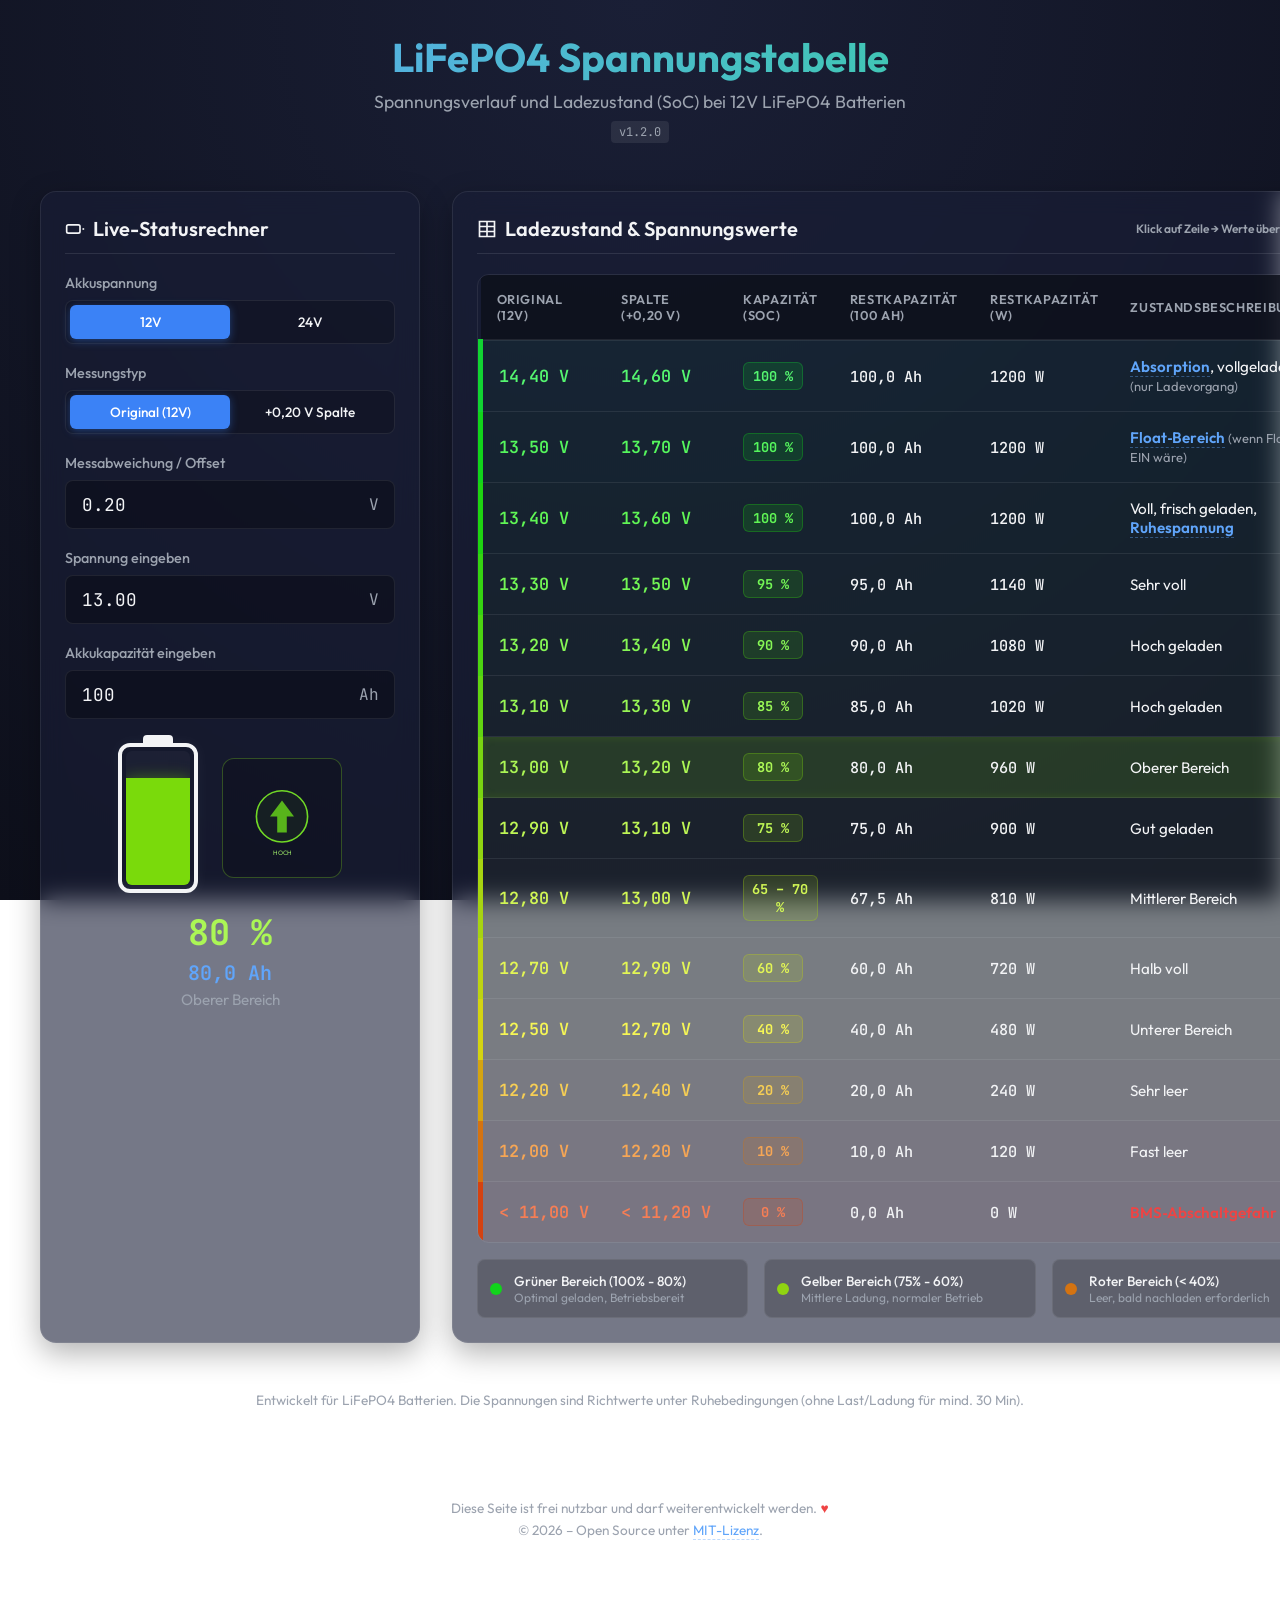
<file: index.html>
<!DOCTYPE html>
<html lang="de">
<head>
    <meta charset="UTF-8">
    <meta name="viewport" content="width=device-width, initial-scale=1.0">
    <title>Lithium-Batterie Spannungstabelle (LiFePO4)</title>
    <meta name="description" content="Interaktive Spannungstabelle für 12V/24V LiFePO4 Batterien mit Ladezustandsanzeige, Messabweichung und visueller Darstellung.">
    <link rel="manifest" href="./manifest.json">
    <link rel="apple-touch-icon" href="./icon.png">
    <meta name="theme-color" content="#1a1f36">
    <!-- Modern web fonts -->
    <link rel="preconnect" href="https://fonts.googleapis.com">
    <link rel="preconnect" href="https://fonts.gstatic.com" crossorigin>
    <link href="https://fonts.googleapis.com/css2?family=Outfit:wght@300;400;500;600;700&family=JetBrains+Mono:wght@400;500&display=swap" rel="stylesheet">
    <style>
        :root {
            --bg-gradient: radial-gradient(circle at 50% 0%, #1a1f36 0%, #0d0f1a 100%);
            --card-bg: rgba(25, 30, 56, 0.6);
            --card-border: rgba(255, 255, 255, 0.08);
            --text-primary: #f3f4f6;
            --text-secondary: #9ca3af;
            --font-main: 'Outfit', sans-serif;
            --font-mono: 'JetBrains Mono', monospace;
            
            /* Hue values for traffic light transition */
            --h-1: 130;
            --h-2: 123;
            --h-3: 116;
            --h-4: 109;
            --h-5: 102;
            --h-6: 95;
            --h-7: 88;
            --h-8: 81;
            --h-9: 74;
            --h-10: 67;
            --h-11: 60; /* Gelb bei 'Halb voll' */
            --h-12: 45;
            --h-13: 30;
            --h-14: 15;
            --h-15: 0;
        }

        * {
            box-sizing: border-box;
            margin: 0;
            padding: 0;
        }

        body {
            background: var(--bg-gradient);
            background-attachment: fixed;
            color: var(--text-primary);
            font-family: var(--font-main);
            min-height: 100vh;
            padding: 2rem 1rem;
            display: flex;
            flex-direction: column;
            align-items: center;
        }

        .container {
            max-width: 1200px;
            width: 100%;
            display: flex;
            flex-direction: column;
            gap: 2rem;
        }

        header {
            text-align: center;
            margin-bottom: 1rem;
            animation: fadeIn 0.8s ease-out;
        }

        h1 {
            font-size: 2.5rem;
            font-weight: 700;
            background: linear-gradient(to right, #60a5fa, #34d399);
            -webkit-background-clip: text;
            -webkit-text-fill-color: transparent;
            margin-bottom: 0.5rem;
        }

        header p {
            color: var(--text-secondary);
            font-size: 1.1rem;
        }

        .app-version {
            display: inline-block;
            font-size: 0.75rem;
            background: rgba(255, 255, 255, 0.08);
            padding: 0.2rem 0.5rem;
            border-radius: 4px;
            margin-top: 0.5rem;
            color: var(--text-secondary);
            font-family: var(--font-mono);
        }

        /* Dashboard Layout Grid */
        .dashboard-grid {
            display: grid;
            grid-template-columns: 1fr;
            gap: 2rem;
        }

        @media (min-width: 1024px) {
            .dashboard-grid {
                grid-template-columns: 380px 1fr;
            }
        }

        /* Glassmorphism Card Style */
        .card {
            background: var(--card-bg);
            border: 1px solid var(--card-border);
            border-radius: 16px;
            backdrop-filter: blur(12px);
            -webkit-backdrop-filter: blur(12px);
            padding: 1.5rem;
            box-shadow: 0 10px 30px rgba(0, 0, 0, 0.3);
            animation: slideUp 0.6s ease-out;
        }

        .card-title {
            font-size: 1.25rem;
            font-weight: 600;
            margin-bottom: 1.25rem;
            display: flex;
            align-items: center;
            gap: 0.5rem;
            border-bottom: 1px solid rgba(255, 255, 255, 0.1);
            padding-bottom: 0.75rem;
        }

        /* Calculator Widgets */
        .calc-group {
            margin-bottom: 1.25rem;
        }

        .calc-label {
            display: block;
            font-size: 0.9rem;
            color: var(--text-secondary);
            margin-bottom: 0.5rem;
            font-weight: 500;
        }

        .input-wrapper {
            position: relative;
            display: flex;
            align-items: center;
        }

        .input-wrapper input {
            width: 100%;
            background: rgba(0, 0, 0, 0.3);
            border: 1px solid var(--card-border);
            border-radius: 8px;
            padding: 0.75rem 1rem;
            color: var(--text-primary);
            font-family: var(--font-mono);
            font-size: 1.1rem;
            transition: all 0.3s ease;
        }

        .input-wrapper input:focus {
            outline: none;
            border-color: #3b82f6;
            box-shadow: 0 0 10px rgba(59, 130, 246, 0.3);
        }

        .input-unit {
            position: absolute;
            right: 1rem;
            font-family: var(--font-mono);
            color: var(--text-secondary);
        }

        .radio-switch {
            display: flex;
            background: rgba(0, 0, 0, 0.2);
            border-radius: 8px;
            padding: 4px;
            border: 1px solid var(--card-border);
        }

        .radio-switch label {
            flex: 1;
            text-align: center;
            padding: 0.5rem;
            cursor: pointer;
            border-radius: 6px;
            font-size: 0.85rem;
            font-weight: 500;
            transition: all 0.2s ease;
        }

        .radio-switch input[type="radio"] {
            display: none;
        }

        .radio-switch input[type="radio"]:checked + label {
            background: #3b82f6;
            color: #fff;
            box-shadow: 0 2px 8px rgba(59, 130, 246, 0.4);
        }

        /* Battery Visualization */
        .battery-container {
            display: flex;
            flex-direction: column;
            align-items: center;
            margin: 1.5rem 0;
        }

        .battery-visual-row {
            display: flex;
            align-items: center;
            gap: 1.5rem;
        }

        .battery-outer {
            width: 80px;
            height: 150px;
            border: 4px solid var(--text-primary);
            border-radius: 12px;
            padding: 4px;
            position: relative;
            box-shadow: 0 0 15px rgba(255, 255, 255, 0.05);
            flex-shrink: 0;
        }

        .battery-outer::before {
            content: '';
            position: absolute;
            top: -12px;
            left: 50%;
            transform: translateX(-50%);
            width: 30px;
            height: 8px;
            background: var(--text-primary);
            border-top-left-radius: 4px;
            border-top-right-radius: 4px;
        }

        .battery-inner {
            width: 100%;
            height: 100%;
            border-radius: 6px;
            background: rgba(255, 255, 255, 0.03);
            display: flex;
            flex-direction: column;
            justify-content: flex-end;
            overflow: hidden;
        }

        .battery-level {
            width: 100%;
            height: 0%; /* Dynamic */
            background: #10b981; /* Dynamic color */
            transition: height 0.5s ease-out, background 0.5s ease;
            box-shadow: 0 0 12px rgba(16, 185, 129, 0.3);
        }

        /* State illustration area */
        .state-illustration {
            width: 120px;
            height: 120px;
            display: flex;
            align-items: center;
            justify-content: center;
            border-radius: 12px;
            background: rgba(0, 0, 0, 0.2);
            border: 1px solid var(--card-border);
            transition: all 0.5s ease;
            overflow: hidden;
            flex-shrink: 0;
        }

        .state-illustration svg {
            width: 80px;
            height: 80px;
            transition: all 0.4s ease;
        }

        .state-illustration .state-label {
            position: absolute;
            bottom: 4px;
            font-size: 0.65rem;
            color: var(--text-secondary);
            text-align: center;
        }

        .battery-stats {
            text-align: center;
            margin-top: 1rem;
        }

        .battery-pct {
            font-size: 2.2rem;
            font-weight: 700;
            font-family: var(--font-mono);
            color: var(--text-primary);
        }

        .battery-desc {
            font-size: 0.95rem;
            color: var(--text-secondary);
            margin-top: 0.25rem;
        }

        /* Saved indicator for offset */
        .saved-indicator {
            display: inline-block;
            font-size: 0.75rem;
            color: #34d399;
            opacity: 0;
            transition: opacity 0.3s ease;
            margin-left: 0.5rem;
        }

        .saved-indicator.show {
            opacity: 1;
        }

        /* Styled Table */
        .table-responsive {
            overflow-x: auto;
            border-radius: 12px;
            border: 1px solid var(--card-border);
        }

        table {
            width: 100%;
            border-collapse: collapse;
            text-align: left;
            font-size: 0.95rem;
        }

        th {
            background: rgba(13, 15, 26, 0.8);
            color: var(--text-secondary);
            font-weight: 600;
            text-transform: uppercase;
            font-size: 0.8rem;
            letter-spacing: 0.05em;
            padding: 1rem;
            border-bottom: 2px solid var(--card-border);
        }

        tr {
            border-bottom: 1px solid var(--card-border);
            transition: all 0.2s ease;
        }

        tr:last-child {
            border-bottom: none;
        }

        td {
            padding: 1rem;
            vertical-align: middle;
        }

        .col-voltage {
            font-family: var(--font-mono);
            font-weight: 600;
            font-size: 1.05rem;
            white-space: nowrap;
        }

        .col-pct {
            font-family: var(--font-mono);
            font-weight: 700;
            font-size: 1.05rem;
        }

        .badge-pct {
            display: inline-block;
            padding: 0.25rem 0.5rem;
            border-radius: 6px;
            font-size: 0.85rem;
            text-align: center;
            min-width: 60px;
        }

        /* Color classes for row transitions */
        .row-hl-1 { --hue: var(--h-1); }
        .row-hl-2 { --hue: var(--h-2); }
        .row-hl-3 { --hue: var(--h-3); }
        .row-hl-4 { --hue: var(--h-4); }
        .row-hl-5 { --hue: var(--h-5); }
        .row-hl-6 { --hue: var(--h-6); }
        .row-hl-7 { --hue: var(--h-7); }
        .row-hl-8 { --hue: var(--h-8); }
        .row-hl-9 { --hue: var(--h-9); }
        .row-hl-10 { --hue: var(--h-10); }
        .row-hl-11 { --hue: var(--h-11); }
        .row-hl-12 { --hue: var(--h-12); }
        .row-hl-13 { --hue: var(--h-13); }
        .row-hl-14 { --hue: var(--h-14); }
        .row-hl-15 { --hue: var(--h-15); }

        .battery-row {
            border-left: 5px solid transparent;
            background: hsla(var(--hue), 85%, 45%, 0.04);
            border-left-color: hsl(var(--hue), 85%, 45%);
            cursor: pointer;
            user-select: none;
        }

        .battery-row:hover {
            background: hsla(var(--hue), 85%, 45%, 0.12);
            transform: scale(1.005);
        }

        .battery-row.active-row {
            background: hsla(var(--hue), 85%, 45%, 0.18) !important;
            box-shadow: inset 0 0 10px hsla(var(--hue), 85%, 45%, 0.15);
            animation: pulse-border 1.5s infinite alternate;
        }

        .badge-pct {
            background: hsla(var(--hue), 85%, 45%, 0.15);
            color: hsl(var(--hue), 90%, 65%);
            border: 1px solid hsla(var(--hue), 85%, 45%, 0.3);
        }

        .col-voltage {
            color: hsl(var(--hue), 90%, 65%);
        }

        .desc-text {
            color: var(--text-primary);
        }

        .desc-highlight {
            font-weight: 600;
            color: #60a5fa;
            border-bottom: 1px dashed rgba(96, 165, 250, 0.4);
            cursor: help;
        }

        /* Help Legend Card */
        .legend-grid {
            display: grid;
            grid-template-columns: repeat(auto-fit, minmax(220px, 1fr));
            gap: 1rem;
            margin-top: 1rem;
        }

        .legend-item {
            background: rgba(0, 0, 0, 0.2);
            border: 1px solid var(--card-border);
            border-radius: 8px;
            padding: 0.75rem;
            display: flex;
            align-items: center;
            gap: 0.75rem;
        }

        .legend-dot {
            width: 12px;
            height: 12px;
            border-radius: 50%;
        }

        /* Copyright Footer */
        .copyright-footer {
            text-align: center;
            margin-top: 2rem;
            padding: 1.5rem;
            border-top: 1px solid var(--card-border);
            color: var(--text-secondary);
            font-size: 0.85rem;
            line-height: 1.6;
        }

        .copyright-footer a {
            color: #60a5fa;
            text-decoration: none;
            border-bottom: 1px dashed rgba(96, 165, 250, 0.4);
            transition: color 0.2s ease;
        }

        .copyright-footer a:hover {
            color: #93c5fd;
        }

        .copyright-footer .heart {
            color: #ef4444;
            display: inline-block;
            animation: heartbeat 1.5s ease infinite;
        }

        /* Info Footer */
        .info-footer {
            text-align: center;
            margin-top: 1rem;
            color: var(--text-secondary);
            font-size: 0.85rem;
        }

        /* Keyframes */
        @keyframes fadeIn {
            from { opacity: 0; }
            to { opacity: 1; }
        }

        @keyframes slideUp {
            from { opacity: 0; transform: translateY(20px); }
            to { opacity: 1; transform: translateY(0); }
        }

        @keyframes pulse-border {
            from { border-left-width: 5px; }
            to { border-left-width: 10px; }
        }

        @keyframes heartbeat {
            0%, 100% { transform: scale(1); }
            50% { transform: scale(1.2); }
        }

        /* Mobile adjustments */
        @media (max-width: 640px) {
            h1 { font-size: 1.8rem; }
            .battery-visual-row { flex-direction: column; gap: 1rem; }
            .state-illustration { width: 100px; height: 100px; }
            .state-illustration svg { width: 60px; height: 60px; }
            td { padding: 0.6rem; font-size: 0.85rem; }
            th { padding: 0.6rem; font-size: 0.7rem; }
        }
    </style>
</head>
<body>
    <div class="container">
        <header>
            <h1>LiFePO4 Spannungstabelle</h1>
            <p>Spannungsverlauf und Ladezustand (SoC) bei <span id="header-voltage-label">12V</span> LiFePO4 Batterien</p>
            <span class="app-version">v1.2.0</span>
        </header>

        <div class="dashboard-grid">
            <!-- Left Panel: Interactive Calculator -->
            <div class="card">
                <div class="card-title">
                    <svg width="20" height="20" fill="none" stroke="currentColor" stroke-width="2" viewBox="0 0 24 24">
                        <rect x="2" y="7" width="16" height="10" rx="2" ry="2"></rect>
                        <line x1="22" y1="11" x2="22" y2="13"></line>
                    </svg>
                    Live-Statusrechner
                </div>
                
                <div class="calc-group">
                    <span class="calc-label">
                        Akkuspannung
                        <span id="voltage-saved-indicator" class="saved-indicator">✓ gespeichert</span>
                    </span>
                    <div class="radio-switch">
                        <input type="radio" id="volt-12" name="akkuvolt" value="12" checked>
                        <label for="volt-12">12V</label>
                        <input type="radio" id="volt-24" name="akkuvolt" value="24">
                        <label for="volt-24">24V</label>
                    </div>
                </div>

                <div class="calc-group">
                    <span class="calc-label">Messungstyp</span>
                    <div class="radio-switch">
                        <input type="radio" id="type-orig" name="valtype" value="orig" checked>
                        <label for="type-orig" id="type-orig-label">Original (12V)</label>
                        <input type="radio" id="type-plus" name="valtype" value="plus">
                        <label for="type-plus" id="type-plus-label">+0,2 V Spalte</label>
                    </div>
                </div>

                <div class="calc-group">
                    <span class="calc-label">
                        Messabweichung / Offset
                        <span id="saved-indicator" class="saved-indicator">✓ gespeichert</span>
                    </span>
                    <div class="input-wrapper">
                        <input type="number" id="offset-input" step="0.01" min="-2" max="2" value="0.20">
                        <span class="input-unit">V</span>
                    </div>
                </div>

                <div class="calc-group">
                    <span class="calc-label">Spannung eingeben</span>
                    <div class="input-wrapper">
                        <input type="number" id="volt-input" step="0.01" min="9" max="16" placeholder="z.B. 12.85">
                        <span class="input-unit">V</span>
                    </div>
                </div>

                <div class="calc-group">
                    <span class="calc-label">Akkukapazität eingeben</span>
                    <div class="input-wrapper">
                        <input type="number" id="cap-input" step="1" min="1" max="2000" value="100">
                        <span class="input-unit">Ah</span>
                    </div>
                </div>

                <div class="battery-container">
                    <div class="battery-visual-row">
                        <div class="battery-outer">
                            <div class="battery-inner">
                                <div id="bat-level" class="battery-level"></div>
                            </div>
                        </div>
                        <div id="state-illust" class="state-illustration">
                            <!-- Dynamic SVG illustration inserted here -->
                        </div>
                    </div>
                    <div class="battery-stats">
                        <div id="bat-pct" class="battery-pct">-- %</div>
                        <div id="bat-cap-display" style="font-size: 1.25rem; font-weight: 600; color: #60a5fa; margin-top: 0.25rem; font-family: var(--font-mono);">-- Ah</div>
                        <div id="bat-status" class="battery-desc">Spannung eingeben</div>
                    </div>
                </div>
            </div>

            <!-- Right Panel: The Table -->
            <div class="card">
                <div class="card-title">
                    <svg width="20" height="20" fill="none" stroke="currentColor" stroke-width="2" viewBox="0 0 24 24">
                        <path d="M3 3h18v18H3z"></path>
                        <path d="M21 9H3M21 15H3M12 3v18"></path>
                    </svg>
                    Ladezustand &amp; Spannungswerte
                    <span style="font-size: 0.75rem; color: var(--text-secondary); margin-left: auto;">Klick auf Zeile → Werte übernehmen</span>
                </div>

                <div class="table-responsive">
                    <table id="voltage-table">
                        <thead>
                            <tr>
                                <th id="th-orig">Original (12V)</th>
                                <th id="th-offset">Spalte (+0,20 V)</th>
                                <th>Kapazität (SoC)</th>
                                <th id="th-capacity">Restkapazität (100 Ah)</th>
                                <th id="th-watt">Restkapazität (W)</th>
                                <th>Zustandsbeschreibung</th>
                            </tr>
                        </thead>
                        <tbody>
                            <!-- Row 1 -->
                            <tr class="battery-row row-hl-1" data-v-orig="14.4" data-v-plus="14.6" data-pct="100" data-desc="Absorption, vollgeladen (nur während des Ladens)">
                                <td class="col-voltage">14,40 V</td>
                                <td class="col-voltage">14,60 V</td>
                                <td class="col-pct"><span class="badge-pct">100 %</span></td>
                                <td class="col-cap" style="font-family: var(--font-mono); font-weight: 500;">-- Ah</td>
                                <td class="col-watt" style="font-family: var(--font-mono); font-weight: 500;">-- W</td>
                                <td class="desc-text"><span class="desc-highlight" title="Ladeendphase bei erhöhter Spannung">Absorption</span>, vollgeladen <span style="font-size:0.85em; color:var(--text-secondary);">(nur Ladevorgang)</span></td>
                            </tr>
                            <!-- Row 2 -->
                            <tr class="battery-row row-hl-2" data-v-orig="13.5" data-v-plus="13.7" data-pct="100" data-desc="Float‑Bereich (Erhaltungsladung)">
                                <td class="col-voltage">13,60 – 13,40 V</td>
                                <td class="col-voltage">13,80 – 13,60 V</td>
                                <td class="col-pct"><span class="badge-pct">100 %</span></td>
                                <td class="col-cap" style="font-family: var(--font-mono); font-weight: 500;">-- Ah</td>
                                <td class="col-watt" style="font-family: var(--font-mono); font-weight: 500;">-- W</td>
                                <td class="desc-text"><span class="desc-highlight" title="Spannung zur Erhaltungsladung">Float‑Bereich</span> <span style="font-size:0.85em; color:var(--text-secondary);">(wenn Float EIN wäre)</span></td>
                            </tr>
                            <!-- Row 3 -->
                            <tr class="battery-row row-hl-3" data-v-orig="13.4" data-v-plus="13.6" data-pct="100" data-desc="Voll, frisch geladen, Ruhespannung">
                                <td class="col-voltage">13,40 V</td>
                                <td class="col-voltage">13,60 V</td>
                                <td class="col-pct"><span class="badge-pct">100 %</span></td>
                                <td class="col-cap" style="font-family: var(--font-mono); font-weight: 500;">-- Ah</td>
                                <td class="col-watt" style="font-family: var(--font-mono); font-weight: 500;">-- W</td>
                                <td class="desc-text">Voll, frisch geladen, <span class="desc-highlight" title="Stabilisierte Spannung nach Ladeende ohne Last/Ladung">Ruhespannung</span></td>
                            </tr>
                            <!-- Row 4 -->
                            <tr class="battery-row row-hl-4" data-v-orig="13.3" data-v-plus="13.5" data-pct="95" data-desc="Sehr voll">
                                <td class="col-voltage">13,30 V</td>
                                <td class="col-voltage">13,50 V</td>
                                <td class="col-pct"><span class="badge-pct">95 %</span></td>
                                <td class="col-cap" style="font-family: var(--font-mono); font-weight: 500;">-- Ah</td>
                                <td class="col-watt" style="font-family: var(--font-mono); font-weight: 500;">-- W</td>
                                <td class="desc-text">Sehr voll</td>
                            </tr>
                            <!-- Row 5 -->
                            <tr class="battery-row row-hl-5" data-v-orig="13.2" data-v-plus="13.4" data-pct="90" data-desc="Hoch geladen">
                                <td class="col-voltage">13,20 V</td>
                                <td class="col-voltage">13,40 V</td>
                                <td class="col-pct"><span class="badge-pct">90 %</span></td>
                                <td class="col-cap" style="font-family: var(--font-mono); font-weight: 500;">-- Ah</td>
                                <td class="col-watt" style="font-family: var(--font-mono); font-weight: 500;">-- W</td>
                                <td class="desc-text">Hoch geladen</td>
                            </tr>
                            <!-- Row 6 -->
                            <tr class="battery-row row-hl-6" data-v-orig="13.1" data-v-plus="13.3" data-pct="85" data-desc="Hoch geladen">
                                <td class="col-voltage">13,10 V</td>
                                <td class="col-voltage">13,30 V</td>
                                <td class="col-pct"><span class="badge-pct">85 %</span></td>
                                <td class="col-cap" style="font-family: var(--font-mono); font-weight: 500;">-- Ah</td>
                                <td class="col-watt" style="font-family: var(--font-mono); font-weight: 500;">-- W</td>
                                <td class="desc-text">Hoch geladen</td>
                            </tr>
                            <!-- Row 7 -->
                            <tr class="battery-row row-hl-7" data-v-orig="13.0" data-v-plus="13.2" data-pct="80" data-desc="Oberer Bereich">
                                <td class="col-voltage">13,00 V</td>
                                <td class="col-voltage">13,20 V</td>
                                <td class="col-pct"><span class="badge-pct">80 %</span></td>
                                <td class="col-cap" style="font-family: var(--font-mono); font-weight: 500;">-- Ah</td>
                                <td class="col-watt" style="font-family: var(--font-mono); font-weight: 500;">-- W</td>
                                <td class="desc-text">Oberer Bereich</td>
                            </tr>
                            <!-- Row 8 -->
                            <tr class="battery-row row-hl-8" data-v-orig="12.9" data-v-plus="13.1" data-pct="75" data-desc="Gut geladen">
                                <td class="col-voltage">12,90 V</td>
                                <td class="col-voltage">13,10 V</td>
                                <td class="col-pct"><span class="badge-pct">75 %</span></td>
                                <td class="col-cap" style="font-family: var(--font-mono); font-weight: 500;">-- Ah</td>
                                <td class="col-watt" style="font-family: var(--font-mono); font-weight: 500;">-- W</td>
                                <td class="desc-text">Gut geladen</td>
                            </tr>

                            <!-- Row 9 -->
                            <tr class="battery-row row-hl-9" data-v-orig="12.8" data-v-plus="13.0" data-pct="67.5" data-desc="Mittlerer Bereich (65-70%)">
                                <td class="col-voltage">12,80 V</td>
                                <td class="col-voltage">13,00 V</td>
                                <td class="col-pct"><span class="badge-pct">65 – 70 %</span></td>
                                <td class="col-cap" style="font-family: var(--font-mono); font-weight: 500;">-- Ah</td>
                                <td class="col-watt" style="font-family: var(--font-mono); font-weight: 500;">-- W</td>
                                <td class="desc-text">Mittlerer Bereich</td>
                            </tr>
                            <!-- Row 10 -->
                            <tr class="battery-row row-hl-10" data-v-orig="12.7" data-v-plus="12.9" data-pct="60" data-desc="Halb voll">
                                <td class="col-voltage">12,70 V</td>
                                <td class="col-voltage">12,90 V</td>
                                <td class="col-pct"><span class="badge-pct">60 %</span></td>
                                <td class="col-cap" style="font-family: var(--font-mono); font-weight: 500;">-- Ah</td>
                                <td class="col-watt" style="font-family: var(--font-mono); font-weight: 500;">-- W</td>
                                <td class="desc-text">Halb voll</td>
                            </tr>
                            <!-- Row 11 -->
                            <tr class="battery-row row-hl-11" data-v-orig="12.5" data-v-plus="12.7" data-pct="40" data-desc="Unterer Bereich">
                                <td class="col-voltage">12,50 V</td>
                                <td class="col-voltage">12,70 V</td>
                                <td class="col-pct"><span class="badge-pct">40 %</span></td>
                                <td class="col-cap" style="font-family: var(--font-mono); font-weight: 500;">-- Ah</td>
                                <td class="col-watt" style="font-family: var(--font-mono); font-weight: 500;">-- W</td>
                                <td class="desc-text">Unterer Bereich</td>
                            </tr>
                            <!-- Row 12 -->
                            <tr class="battery-row row-hl-12" data-v-orig="12.2" data-v-plus="12.4" data-pct="20" data-desc="Sehr leer">
                                <td class="col-voltage">12,20 V</td>
                                <td class="col-voltage">12,40 V</td>
                                <td class="col-pct"><span class="badge-pct">20 %</span></td>
                                <td class="col-cap" style="font-family: var(--font-mono); font-weight: 500;">-- Ah</td>
                                <td class="col-watt" style="font-family: var(--font-mono); font-weight: 500;">-- W</td>
                                <td class="desc-text">Sehr leer</td>
                            </tr>
                            <!-- Row 13 -->
                            <tr class="battery-row row-hl-13" data-v-orig="12.0" data-v-plus="12.2" data-pct="10" data-desc="Fast leer">
                                <td class="col-voltage">12,00 V</td>
                                <td class="col-voltage">12,20 V</td>
                                <td class="col-pct"><span class="badge-pct">10 %</span></td>
                                <td class="col-cap" style="font-family: var(--font-mono); font-weight: 500;">-- Ah</td>
                                <td class="col-watt" style="font-family: var(--font-mono); font-weight: 500;">-- W</td>
                                <td class="desc-text">Fast leer</td>
                            </tr>
                            <!-- Row 14 -->
                            <tr class="battery-row row-hl-14" data-v-orig="11.0" data-v-plus="11.2" data-pct="0" data-desc="BMS-Abschaltgefahr (<11.0V)">
                                <td class="col-voltage">&lt; 11,00 V</td>
                                <td class="col-voltage">&lt; 11,20 V</td>
                                <td class="col-pct"><span class="badge-pct">0 %</span></td>
                                <td class="col-cap" style="font-family: var(--font-mono); font-weight: 500;">-- Ah</td>
                                <td class="col-watt" style="font-family: var(--font-mono); font-weight: 500;">-- W</td>
                                <td class="desc-text" style="color: #ef4444; font-weight: 600;">BMS‑Abschaltgefahr</td>
                            </tr>
                        </tbody>
                    </table>
                </div>

                <div class="legend-grid">
                    <div class="legend-item">
                        <div class="legend-dot" style="background: hsl(var(--h-2), 85%, 45%);"></div>
                        <div>
                            <div style="font-size: 0.85rem; font-weight: 500;">Grüner Bereich (100% - 80%)</div>
                            <div style="font-size: 0.75rem; color: var(--text-secondary);">Optimal geladen, Betriebsbereit</div>
                        </div>
                    </div>
                    <div class="legend-item">
                        <div class="legend-dot" style="background: hsl(var(--h-8), 85%, 45%);"></div>
                        <div>
                            <div style="font-size: 0.85rem; font-weight: 500;">Gelber Bereich (75% - 60%)</div>
                            <div style="font-size: 0.75rem; color: var(--text-secondary);">Mittlere Ladung, normaler Betrieb</div>
                        </div>
                    </div>
                    <div class="legend-item">
                        <div class="legend-dot" style="background: hsl(var(--h-13), 85%, 45%);"></div>
                        <div>
                            <div style="font-size: 0.85rem; font-weight: 500;">Roter Bereich (&lt; 40%)</div>
                            <div style="font-size: 0.75rem; color: var(--text-secondary);">Leer, bald nachladen erforderlich</div>
                        </div>
                    </div>
                </div>
            </div>
        </div>
        
        <footer class="info-footer">
            Entwickelt für LiFePO4 Batterien. Die Spannungen sind Richtwerte unter Ruhebedingungen (ohne Last/Ladung für mind. 30 Min).
        </footer>

        <div class="copyright-footer">
            Diese Seite ist frei nutzbar und darf weiterentwickelt werden. <span class="heart">♥</span><br>
            © 2026 – Open Source unter <a href="https://opensource.org/licenses/MIT" target="_blank" rel="noopener">MIT-Lizenz</a>.
        </div>
    </div>

    <script>
        const voltInput = document.getElementById('volt-input');
        const offsetInput = document.getElementById('offset-input');
        const capInput = document.getElementById('cap-input');
        const batLevel = document.getElementById('bat-level');
        const batPct = document.getElementById('bat-pct');
        const batCapDisplay = document.getElementById('bat-cap-display');
        const batStatus = document.getElementById('bat-status');
        const tableRows = document.querySelectorAll('.battery-row');
        const typeRadios = document.getElementsByName('valtype');
        const akkuVoltRadios = document.getElementsByName('akkuvolt');
        const thOrig = document.getElementById('th-orig');
        const thOffset = document.getElementById('th-offset');
        const thCapacity = document.getElementById('th-capacity');
        const thWatt = document.getElementById('th-watt');
        const typeOrigLabel = document.getElementById('type-orig-label');
        const typePlusLabel = document.getElementById('type-plus-label');
        const savedIndicator = document.getElementById('saved-indicator');
        const voltageSavedIndicator = document.getElementById('voltage-saved-indicator');
        const headerVoltageLabel = document.getElementById('header-voltage-label');
        const stateIllust = document.getElementById('state-illust');

        const APP_VERSION = 'v1.2.0';

        // ... [Rest der SVG Definitionen bleibt identisch, daher hier ausgelassen] ...


        // ── SVG illustrations for each battery state ──
        // Each illustration represents the visual "mood" of the charge level.
        const stateIllustrations = {
            // Charging / Absorption (lightning bolt)
            charging: `<svg viewBox="0 0 100 100" fill="none" xmlns="http://www.w3.org/2000/svg">
                <circle cx="50" cy="50" r="42" stroke="hsl(130,80%,50%)" stroke-width="3" fill="hsla(130,80%,50%,0.08)">
                    <animate attributeName="r" values="40;44;40" dur="2s" repeatCount="indefinite"/>
                </circle>
                <path d="M55 20 L40 50 H52 L45 80 L65 45 H52 Z" fill="hsl(50,95%,55%)" stroke="hsl(45,95%,40%)" stroke-width="1.5">
                    <animate attributeName="opacity" values="0.7;1;0.7" dur="1s" repeatCount="indefinite"/>
                </path>
                <text x="50" y="96" text-anchor="middle" fill="hsl(130,70%,65%)" font-size="8" font-family="Outfit">LADEN</text>
            </svg>`,
            // Float charge (wave)
            float: `<svg viewBox="0 0 100 100" fill="none" xmlns="http://www.w3.org/2000/svg">
                <circle cx="50" cy="50" r="42" stroke="hsl(123,80%,50%)" stroke-width="3" fill="hsla(123,80%,50%,0.08)"/>
                <path d="M20 50 Q30 38 40 50 Q50 62 60 50 Q70 38 80 50" stroke="hsl(123,80%,55%)" stroke-width="3" fill="none" stroke-linecap="round">
                    <animate attributeName="d" values="M20 50 Q30 38 40 50 Q50 62 60 50 Q70 38 80 50;M20 50 Q30 62 40 50 Q50 38 60 50 Q70 62 80 50;M20 50 Q30 38 40 50 Q50 62 60 50 Q70 38 80 50" dur="3s" repeatCount="indefinite"/>
                </path>
                <text x="50" y="96" text-anchor="middle" fill="hsl(123,70%,65%)" font-size="8" font-family="Outfit">FLOAT</text>
            </svg>`,
            // Full / resting (sun/star)
            full: `<svg viewBox="0 0 100 100" fill="none" xmlns="http://www.w3.org/2000/svg">
                <circle cx="50" cy="48" r="18" fill="hsl(116,80%,50%)" opacity="0.9">
                    <animate attributeName="r" values="17;20;17" dur="3s" repeatCount="indefinite"/>
                </circle>
                <circle cx="50" cy="48" r="28" stroke="hsl(116,80%,50%)" stroke-width="1" fill="none" opacity="0.3">
                    <animate attributeName="r" values="26;32;26" dur="3s" repeatCount="indefinite"/>
                    <animate attributeName="opacity" values="0.3;0.1;0.3" dur="3s" repeatCount="indefinite"/>
                </circle>
                <line x1="50" y1="18" x2="50" y2="10" stroke="hsl(116,80%,55%)" stroke-width="2" stroke-linecap="round"/>
                <line x1="50" y1="78" x2="50" y2="86" stroke="hsl(116,80%,55%)" stroke-width="2" stroke-linecap="round"/>
                <line x1="20" y1="48" x2="12" y2="48" stroke="hsl(116,80%,55%)" stroke-width="2" stroke-linecap="round"/>
                <line x1="80" y1="48" x2="88" y2="48" stroke="hsl(116,80%,55%)" stroke-width="2" stroke-linecap="round"/>
                <line x1="28" y1="26" x2="22" y2="20" stroke="hsl(116,80%,55%)" stroke-width="2" stroke-linecap="round"/>
                <line x1="72" y1="26" x2="78" y2="20" stroke="hsl(116,80%,55%)" stroke-width="2" stroke-linecap="round"/>
                <line x1="28" y1="70" x2="22" y2="76" stroke="hsl(116,80%,55%)" stroke-width="2" stroke-linecap="round"/>
                <line x1="72" y1="70" x2="78" y2="76" stroke="hsl(116,80%,55%)" stroke-width="2" stroke-linecap="round"/>
                <text x="50" y="96" text-anchor="middle" fill="hsl(116,70%,65%)" font-size="8" font-family="Outfit">VOLL</text>
            </svg>`,
            // Very high (95%) - filled battery icon
            veryHigh: `<svg viewBox="0 0 100 100" fill="none" xmlns="http://www.w3.org/2000/svg">
                <rect x="30" y="8" width="40" height="6" rx="2" fill="hsl(109,70%,55%)"/>
                <rect x="24" y="14" width="52" height="72" rx="6" stroke="hsl(109,70%,55%)" stroke-width="3" fill="hsla(109,70%,55%,0.05)"/>
                <rect x="29" y="20" width="42" height="61" rx="3" fill="hsla(109,80%,50%,0.25)">
                    <animate attributeName="opacity" values="0.2;0.35;0.2" dur="3s" repeatCount="indefinite"/>
                </rect>
                <text x="50" y="55" text-anchor="middle" fill="hsl(109,90%,65%)" font-size="18" font-weight="bold" font-family="JetBrains Mono">95</text>
                <text x="50" y="96" text-anchor="middle" fill="hsl(109,70%,65%)" font-size="8" font-family="Outfit">SEHR VOLL</text>
            </svg>`,
            // High charge (90-80%) - upward arrow
            high: `<svg viewBox="0 0 100 100" fill="none" xmlns="http://www.w3.org/2000/svg">
                <circle cx="50" cy="48" r="32" stroke="hsl(95,70%,50%)" stroke-width="2" fill="hsla(95,70%,50%,0.06)"/>
                <path d="M50 28 L35 48 H44 V68 H56 V48 H65 Z" fill="hsl(95,80%,50%)" opacity="0.8">
                    <animate attributeName="opacity" values="0.6;1;0.6" dur="2.5s" repeatCount="indefinite"/>
                </path>
                <text x="50" y="96" text-anchor="middle" fill="hsl(95,70%,65%)" font-size="8" font-family="Outfit">HOCH</text>
            </svg>`,
            // Good charge (75%) - thumbs up / check
            good: `<svg viewBox="0 0 100 100" fill="none" xmlns="http://www.w3.org/2000/svg">
                <circle cx="50" cy="48" r="32" stroke="hsl(81,70%,50%)" stroke-width="2" fill="hsla(81,70%,50%,0.06)"/>
                <path d="M30 50 L44 64 L72 32" stroke="hsl(81,85%,55%)" stroke-width="5" stroke-linecap="round" stroke-linejoin="round" fill="none">
                    <animate attributeName="stroke-dashoffset" values="60;0" dur="1.5s" fill="freeze"/>
                    <animate attributeName="stroke-dasharray" values="60" dur="0.01s" fill="freeze"/>
                </path>
                <text x="50" y="96" text-anchor="middle" fill="hsl(81,70%,65%)" font-size="8" font-family="Outfit">GUT</text>
            </svg>`,
            // Medium (65-70%) - gauge/meter
            medium: `<svg viewBox="0 0 100 100" fill="none" xmlns="http://www.w3.org/2000/svg">
                <path d="M20 65 A35 35 0 0 1 80 65" stroke="hsla(67,50%,50%,0.2)" stroke-width="6" fill="none" stroke-linecap="round"/>
                <path d="M20 65 A35 35 0 0 1 62 33" stroke="hsl(67,80%,50%)" stroke-width="6" fill="none" stroke-linecap="round">
                    <animate attributeName="d" values="M20 65 A35 35 0 0 1 62 33;M20 65 A35 35 0 0 1 65 36;M20 65 A35 35 0 0 1 62 33" dur="4s" repeatCount="indefinite"/>
                </path>
                <circle cx="50" cy="62" r="5" fill="hsl(67,80%,55%)"/>
                <line x1="50" y1="62" x2="58" y2="40" stroke="hsl(67,80%,55%)" stroke-width="2.5" stroke-linecap="round">
                    <animateTransform attributeName="transform" type="rotate" values="-5 50 62;5 50 62;-5 50 62" dur="4s" repeatCount="indefinite"/>
                </line>
                <text x="50" y="96" text-anchor="middle" fill="hsl(67,70%,65%)" font-size="8" font-family="Outfit">MITTEL</text>
            </svg>`,
            // Half (60%) - half-moon
            half: `<svg viewBox="0 0 100 100" fill="none" xmlns="http://www.w3.org/2000/svg">
                <circle cx="50" cy="48" r="30" stroke="hsl(60,70%,50%)" stroke-width="2" fill="hsla(60,70%,50%,0.05)"/>
                <path d="M50 18 A30 30 0 0 1 50 78 A15 30 0 0 0 50 18" fill="hsl(60,75%,50%)" opacity="0.6">
                    <animate attributeName="opacity" values="0.4;0.7;0.4" dur="3s" repeatCount="indefinite"/>
                </path>
                <text x="50" y="96" text-anchor="middle" fill="hsl(60,70%,65%)" font-size="8" font-family="Outfit">HALB</text>
            </svg>`,
            // Low (40%) - downward trend
            low: `<svg viewBox="0 0 100 100" fill="none" xmlns="http://www.w3.org/2000/svg">
                <circle cx="50" cy="48" r="32" stroke="hsl(45,70%,50%)" stroke-width="2" fill="hsla(45,70%,50%,0.06)"/>
                <path d="M25 32 L42 42 L55 36 L75 60" stroke="hsl(45,85%,50%)" stroke-width="3" fill="none" stroke-linecap="round" stroke-linejoin="round"/>
                <path d="M65 60 L75 60 L75 50" stroke="hsl(45,85%,50%)" stroke-width="3" fill="none" stroke-linecap="round" stroke-linejoin="round"/>
                <text x="50" y="96" text-anchor="middle" fill="hsl(45,70%,65%)" font-size="8" font-family="Outfit">NIEDRIG</text>
            </svg>`,
            // Very low (20%) - exclamation mark
            veryLow: `<svg viewBox="0 0 100 100" fill="none" xmlns="http://www.w3.org/2000/svg">
                <polygon points="50,12 86,78 14,78" stroke="hsl(30,85%,50%)" stroke-width="3" fill="hsla(30,85%,50%,0.08)" stroke-linejoin="round">
                    <animate attributeName="stroke-opacity" values="0.6;1;0.6" dur="2s" repeatCount="indefinite"/>
                </polygon>
                <line x1="50" y1="36" x2="50" y2="56" stroke="hsl(30,90%,55%)" stroke-width="4" stroke-linecap="round"/>
                <circle cx="50" cy="66" r="3" fill="hsl(30,90%,55%)"/>
                <text x="50" y="96" text-anchor="middle" fill="hsl(30,70%,65%)" font-size="8" font-family="Outfit">SEHR LEER</text>
            </svg>`,
            // Almost empty (10%) - alarm bell
            almostEmpty: `<svg viewBox="0 0 100 100" fill="none" xmlns="http://www.w3.org/2000/svg">
                <g>
                    <animateTransform attributeName="transform" type="rotate" values="-3 50 25;3 50 25;-3 50 25" dur="0.5s" repeatCount="indefinite"/>
                    <path d="M50 18 C50 18 30 22 28 48 C26 62 26 66 20 68 L80 68 C74 66 74 62 72 48 C70 22 50 18 50 18Z" stroke="hsl(15,85%,50%)" stroke-width="2.5" fill="hsla(15,85%,50%,0.1)"/>
                    <line x1="50" y1="10" x2="50" y2="18" stroke="hsl(15,85%,55%)" stroke-width="2.5" stroke-linecap="round"/>
                    <path d="M42 68 Q42 78 50 78 Q58 78 58 68" stroke="hsl(15,85%,55%)" stroke-width="2.5" fill="none"/>
                </g>
                <text x="50" y="96" text-anchor="middle" fill="hsl(15,70%,65%)" font-size="8" font-family="Outfit">FAST LEER</text>
            </svg>`,
            // BMS danger (0%) - skull / X
            danger: `<svg viewBox="0 0 100 100" fill="none" xmlns="http://www.w3.org/2000/svg">
                <circle cx="50" cy="48" r="32" stroke="hsl(0,85%,50%)" stroke-width="3" fill="hsla(0,85%,50%,0.08)">
                    <animate attributeName="stroke-opacity" values="0.5;1;0.5" dur="1s" repeatCount="indefinite"/>
                </circle>
                <line x1="35" y1="33" x2="65" y2="63" stroke="hsl(0,90%,55%)" stroke-width="5" stroke-linecap="round">
                    <animate attributeName="opacity" values="0.6;1;0.6" dur="1s" repeatCount="indefinite"/>
                </line>
                <line x1="65" y1="33" x2="35" y2="63" stroke="hsl(0,90%,55%)" stroke-width="5" stroke-linecap="round">
                    <animate attributeName="opacity" values="0.6;1;0.6" dur="1s" repeatCount="indefinite"/>
                </line>
                <text x="50" y="96" text-anchor="middle" fill="hsl(0,70%,65%)" font-size="7" font-family="Outfit">BMS GEFAHR</text>
            </svg>`,
            // Default / no selection
            idle: `<svg viewBox="0 0 100 100" fill="none" xmlns="http://www.w3.org/2000/svg">
                <circle cx="50" cy="48" r="32" stroke="hsla(220,20%,60%,0.3)" stroke-width="2" stroke-dasharray="6 4" fill="none">
                    <animateTransform attributeName="transform" type="rotate" values="0 50 48;360 50 48" dur="20s" repeatCount="indefinite"/>
                </circle>
                <text x="50" y="44" text-anchor="middle" fill="hsla(220,20%,60%,0.5)" font-size="28">?</text>
                <text x="50" y="96" text-anchor="middle" fill="hsla(220,20%,60%,0.4)" font-size="7" font-family="Outfit">EINGABE</text>
            </svg>`
        };

        // Map each data index to an illustration key
        const illustrationMap = [
            'charging',    // 0 - 14.4V Absorption
            'float',       // 1 - 13.5V Float
            'full',        // 2 - 13.4V Voll
            'veryHigh',    // 3 - 13.3V 95%
            'high',        // 4 - 13.2V 90%
            'high',        // 5 - 13.1V 85%
            'high',        // 6 - 13.0V 80%
            'good',        // 7 - 12.9V 75%
            'medium',      // 8 - 12.8V 65-70%
            'half',        // 9 - 12.7V 60%
            'low',         // 10 - 12.5V 40%
            'veryLow',     // 11 - 12.2V 20%
            'almostEmpty', // 12 - 12.0V 10%
            'danger'       // 13 - <11.0V 0%
        ];

        // Base voltage data (Original 12V Spalte)
        const data = [
            { vOrig: 14.4, pct: 100, hue: varHue('h-1'),  desc: "Absorption, vollgeladen (Ladevorgang)" },
            { vOrig: 13.5, pct: 100, hue: varHue('h-2'),  desc: "Float-Bereich (Erhaltung)" },
            { vOrig: 13.4, pct: 100, hue: varHue('h-3'),  desc: "Voll, frisch geladen, Ruhespannung" },
            { vOrig: 13.3, pct: 95,  hue: varHue('h-4'),  desc: "Sehr voll" },
            { vOrig: 13.2, pct: 90,  hue: varHue('h-5'),  desc: "Hoch geladen" },
            { vOrig: 13.1, pct: 85,  hue: varHue('h-6'),  desc: "Hoch geladen" },
            { vOrig: 13.0, pct: 80,  hue: varHue('h-7'),  desc: "Oberer Bereich" },
            { vOrig: 12.9, pct: 75,  hue: varHue('h-8'),  desc: "Gut geladen" },

            { vOrig: 12.8, pct: 67.5, hue: varHue('h-10'), desc: "Mittlerer Bereich" },
            { vOrig: 12.7, pct: 60,  hue: varHue('h-11'), desc: "Halb voll" },
            { vOrig: 12.5, pct: 40,  hue: varHue('h-12'), desc: "Unterer Bereich" },
            { vOrig: 12.2, pct: 20,  hue: varHue('h-13'), desc: "Sehr leer" },
            { vOrig: 12.0, pct: 10,  hue: varHue('h-14'), desc: "Fast leer" },
            { vOrig: 11.0, pct: 0,   hue: varHue('h-15'), desc: "BMS-Abschaltgefahr" }
        ];

        function varHue(name) {
            return parseInt(getComputedStyle(document.documentElement).getPropertyValue('--' + name).trim());
        }

        function getOffset() {
            const v = parseFloat(offsetInput.value);
            return isNaN(v) ? 0.2 : v;
        }

        function getSelectedType() {
            for (let radio of typeRadios) {
                if (radio.checked) return radio.value;
            }
            return 'orig';
        }

        function formatOffset(offset) {
            const sign = offset >= 0 ? '+' : '';
            return sign + offset.toFixed(2).replace('.', ',') + ' V';
        }

        // ── localStorage persistence for offset ──
        function saveOffset(offset) {
            try {
                localStorage.setItem('batterie-offset', offset.toString());
                // Show saved indicator
                savedIndicator.classList.add('show');
                clearTimeout(saveOffset._timer);
                saveOffset._timer = setTimeout(() => {
                    savedIndicator.classList.remove('show');
                }, 2000);
            } catch (e) {
                // localStorage may not be available
            }
        }

        function loadOffset() {
            try {
                const stored = localStorage.getItem('batterie-offset');
                if (stored !== null) {
                    const val = parseFloat(stored);
                    if (!isNaN(val) && val >= -2 && val <= 2) {
                        return val;
                    }
                }
            } catch (e) {
                // localStorage not available
            }
            return null;
        }

        // ── localStorage persistence for capacity ──
        function saveCapacity(capacity) {
            try {
                localStorage.setItem('batterie-capacity', capacity.toString());
            } catch (e) {
                // localStorage may not be available
            }
        }

        function loadCapacity() {
            try {
                const stored = localStorage.getItem('batterie-capacity');
                if (stored !== null) {
                    const val = parseFloat(stored);
                    if (!isNaN(val) && val > 0 && val <= 2000) {
                        return val;
                    }
                }
            } catch (e) {
                // localStorage not available
            }
            return null;
        }

        // ── localStorage persistence for measurement type (orig/plus) ──
        function saveMessungstyp(type) {
            try {
                localStorage.setItem('batterie-messungstyp', type);
            } catch (e) {}
        }

        function loadMessungstyp() {
            try {
                const stored = localStorage.getItem('batterie-messungstyp');
                if (stored === 'orig' || stored === 'plus') return stored;
            } catch (e) {}
            return 'orig'; // default
        }

        // ── localStorage persistence for battery voltage (12V/24V) ──
        function saveAkkuVoltage(voltage) {
            try {
                localStorage.setItem('batterie-akkuvolt', voltage.toString());
                voltageSavedIndicator.classList.add('show');
                clearTimeout(saveAkkuVoltage._timer);
                saveAkkuVoltage._timer = setTimeout(() => {
                    voltageSavedIndicator.classList.remove('show');
                }, 2000);
            } catch (e) {}
        }

        function loadAkkuVoltage() {
            try {
                const stored = localStorage.getItem('batterie-akkuvolt');
                if (stored === '12' || stored === '24') return parseInt(stored);
            } catch (e) {}
            return 12; // default
        }

        function getAkkuVoltage() {
            for (let radio of akkuVoltRadios) {
                if (radio.checked) return parseInt(radio.value);
            }
            return 12;
        }

        // ── localStorage persistence for selected row ──
        function saveSelectedRow(index) {
            try {
                localStorage.setItem('batterie-selected-row', index.toString());
            } catch (e) {}
        }

        function loadSelectedRow() {
            try {
                const stored = localStorage.getItem('batterie-selected-row');
                if (stored !== null) {
                    const val = parseInt(stored);
                    if (!isNaN(val) && val >= 0 && val < data.length) return val;
                }
            } catch (e) {}
            return null;
        }

        function clearSelectedRow() {
            try {
                localStorage.removeItem('batterie-selected-row');
            } catch (e) {}
        }

        function getCapacity() {
            const c = parseFloat(capInput.value);
            return isNaN(c) || c <= 0 ? 100 : c;
        }

        function updateOffsetUI() {
            const offset = getOffset();
            const label = formatOffset(offset);
            const capacity = getCapacity();
            const akkuVolt = getAkkuVoltage();
            const voltMultiplier = akkuVolt / 12;

            // Update header labels
            thOrig.textContent = `Original (${akkuVolt}V)`;
            thOffset.textContent = `Spalte (${label})`;
            typeOrigLabel.textContent = `Original (${akkuVolt}V)`;
            typePlusLabel.textContent = `${label} Spalte`;
            thCapacity.textContent = `Restkapazität (${capacity} Ah)`;
            thWatt.textContent = `Restkapazität (W)`;
            headerVoltageLabel.textContent = `${akkuVolt}V`;

            // Update all voltage, capacity, and watt cells in the table
            tableRows.forEach((row, idx) => {
                const vOrig12 = data[idx].vOrig;
                const vOrigScaled = +(vOrig12 * voltMultiplier).toFixed(2);
                const vPlus = +(vOrigScaled + offset).toFixed(2);

                const origCell = row.querySelectorAll('td.col-voltage')[0];
                const plusCell = row.querySelectorAll('td.col-voltage')[1];

                // Update original voltage cell
                if (origCell) {
                    if (idx === data.length - 1) {
                        origCell.textContent = '< ' + vOrigScaled.toFixed(2).replace('.', ',') + ' V';
                    } else {
                        origCell.textContent = vOrigScaled.toFixed(2).replace('.', ',') + ' V';
                    }
                }

                // Update plus/offset voltage cell
                if (plusCell) {
                    if (idx === data.length - 1) {
                        plusCell.textContent = '< ' + vPlus.toFixed(2).replace('.', ',') + ' V';
                    } else {
                        plusCell.textContent = vPlus.toFixed(2).replace('.', ',') + ' V';
                    }
                }

                // Update capacity cell (Ah)
                const capCell = row.querySelector('.col-cap');
                if (capCell) {
                    const restCap = (capacity * data[idx].pct / 100).toFixed(1);
                    capCell.textContent = `${restCap.replace('.', ',')} Ah`;
                }

                // Update watt cell (Ah × nominal voltage)
                const wattCell = row.querySelector('.col-watt');
                if (wattCell) {
                    const restCapAh = capacity * data[idx].pct / 100;
                    const watt = (restCapAh * akkuVolt).toFixed(0);
                    wattCell.textContent = `${watt} W`;
                }

                // Update data attributes for row click
                row.setAttribute('data-v-orig', vOrigScaled);
                row.setAttribute('data-v-plus', vPlus);
            });
        }

        function updateIllustration(index) {
            if (index === null || index === undefined || index < 0) {
                stateIllust.innerHTML = stateIllustrations.idle;
                stateIllust.style.borderColor = 'var(--card-border)';
                return;
            }
            const key = illustrationMap[index] || 'idle';
            stateIllust.innerHTML = stateIllustrations[key];
            const hue = data[index].hue;
            stateIllust.style.borderColor = `hsla(${hue}, 70%, 50%, 0.3)`;
            stateIllust.style.background = `rgba(0, 0, 0, 0.2)`;
        }

        function updateStatus() {
            const val = parseFloat(voltInput.value);
            const offset = getOffset();
            const isPlus = getSelectedType() === 'plus';
            const capacity = getCapacity();
            const akkuVolt = getAkkuVoltage();
            const voltMultiplier = akkuVolt / 12;

            if (isNaN(val)) {
                batLevel.style.height = '0%';
                batPct.textContent = '-- %';
                batCapDisplay.textContent = '-- Ah';
                batStatus.textContent = 'Spannung eingeben';
                tableRows.forEach(r => r.classList.remove('active-row'));
                updateIllustration(null);
                clearSelectedRow();
                return;
            }

            // Find closest item (scale base 12V data to selected voltage)
            let closestIndex = 0;
            let minDiff = Infinity;

            data.forEach((item, idx) => {
                const scaledOrig = +(item.vOrig * voltMultiplier).toFixed(4);
                const itemVal = isPlus ? +(scaledOrig + offset).toFixed(4) : scaledOrig;
                const diff = Math.abs(val - itemVal);
                if (diff < minDiff) {
                    minDiff = diff;
                    closestIndex = idx;
                }
            });

            const target = data[closestIndex];
            const displayPct = Math.round(target.pct);
            const restCap = (capacity * target.pct / 100).toFixed(1);

            // Highlight selected row in table & save selection
            tableRows.forEach((row, idx) => {
                if (idx === closestIndex) {
                    row.classList.add('active-row');
                    row.scrollIntoView({ behavior: 'smooth', block: 'nearest' });
                } else {
                    row.classList.remove('active-row');
                }
            });
            saveSelectedRow(closestIndex);

            // Update battery visual level and color
            batLevel.style.height = displayPct + '%';
            batLevel.style.background = `hsl(${target.hue}, 90%, 45%)`;
            batLevel.style.boxShadow = `0 0 15px hsl(${target.hue}, 90%, 45%, 0.4)`;

            // Text updating
            batPct.textContent = displayPct + ' %';
            batPct.style.color = `hsl(${target.hue}, 90%, 65%)`;
            batCapDisplay.textContent = `${restCap.replace('.', ',')} Ah`;
            batStatus.textContent = target.desc;

            // Update illustration
            updateIllustration(closestIndex);
        }

        // ── Row click handler: click a row → set voltage/offset values ──
        tableRows.forEach((row, idx) => {
            row.addEventListener('click', () => {
                const offset = getOffset();
                const isPlus = getSelectedType() === 'plus';
                const akkuVolt = getAkkuVoltage();
                const voltMultiplier = akkuVolt / 12;
                const scaledOrig = +(data[idx].vOrig * voltMultiplier).toFixed(2);
                const voltage = isPlus
                    ? +(scaledOrig + offset).toFixed(2)
                    : scaledOrig;

                voltInput.value = voltage;
                saveSelectedRow(idx);
                updateStatus();
            });
        });

        // Event listeners
        voltInput.addEventListener('input', updateStatus);
        typeRadios.forEach(radio => radio.addEventListener('change', () => {
            saveMessungstyp(getSelectedType());
            updateStatus();
        }));
        offsetInput.addEventListener('input', () => {
            const offset = getOffset();
            saveOffset(offset);
            updateOffsetUI();
            updateStatus();
        });
        capInput.addEventListener('input', () => {
            const capacity = getCapacity();
            saveCapacity(capacity);
            updateOffsetUI();
            updateStatus();
        });
        akkuVoltRadios.forEach(radio => radio.addEventListener('change', () => {
            saveAkkuVoltage(getAkkuVoltage());
            updateOffsetUI();
            updateStatus();
        }));

        // ── Initialization ──
        // Load saved offset from localStorage
        const savedOffset = loadOffset();
        if (savedOffset !== null) {
            offsetInput.value = savedOffset.toFixed(2);
        }

        // Load saved capacity from localStorage
        const savedCapacity = loadCapacity();
        if (savedCapacity !== null) {
            capInput.value = savedCapacity.toString();
        }

        // Load saved battery voltage (12V/24V)
        const savedAkkuVolt = loadAkkuVoltage();
        akkuVoltRadios.forEach(radio => {
            radio.checked = parseInt(radio.value) === savedAkkuVolt;
        });

        // Load saved measurement type (orig/plus)
        const savedType = loadMessungstyp();
        typeRadios.forEach(radio => {
            radio.checked = radio.value === savedType;
        });

        // Load saved selected row, or default to 13V equivalent
        const savedRow = loadSelectedRow();
        if (savedRow !== null) {
            // Restore voltage from saved row
            const offset = getOffset();
            const isPlus = getSelectedType() === 'plus';
            const voltMultiplier = savedAkkuVolt / 12;
            const scaledOrig = +(data[savedRow].vOrig * voltMultiplier).toFixed(2);
            voltInput.value = isPlus ? +(scaledOrig + offset).toFixed(2) : scaledOrig;
        } else {
            // Standardwert: 13 V (scaled for voltage)
            voltInput.value = (13 * savedAkkuVolt / 12).toFixed(2);
        }

        updateOffsetUI();
        updateStatus();
    </script>
    <script>
        if ('serviceWorker' in navigator) {
            window.addEventListener('load', () => {
                navigator.serviceWorker.register('./sw.js')
                    .then(reg => console.log('Service Worker registered successfully!', reg))
                    .catch(err => console.log('Service Worker registration failed:', err));
            });
        }
    </script>
</body>
</html>
</file>
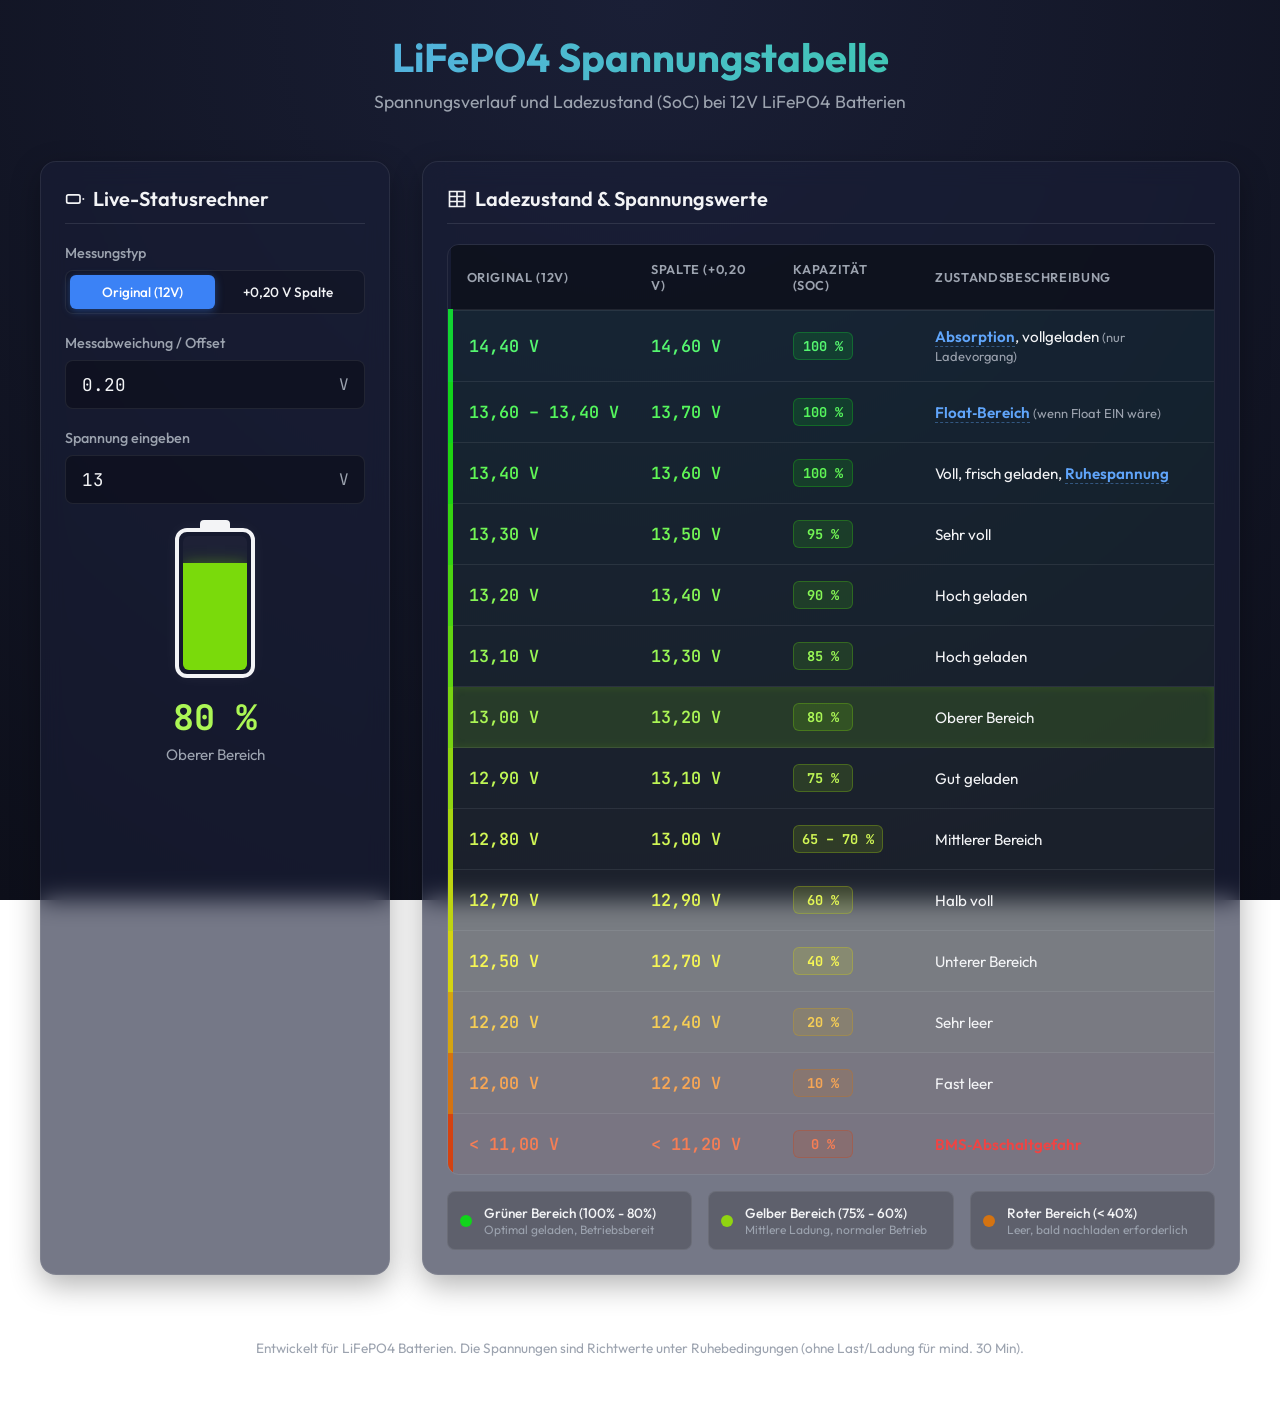
<file: static/index.html>
<!DOCTYPE html>
<html lang="de">
<head>
    <meta charset="UTF-8">
    <meta name="viewport" content="width=device-width, initial-scale=1.0">
    <title>Lithium-Batterie Spannungstabelle (LiFePO4)</title>
    <link rel="manifest" href="/manifest.json">
    <link rel="apple-touch-icon" href="/icon.png">
    <meta name="theme-color" content="#1a1f36">
    <!-- Modern web fonts -->
    <link rel="preconnect" href="https://fonts.googleapis.com">
    <link rel="preconnect" href="https://fonts.gstatic.com" crossorigin>
    <link href="https://fonts.googleapis.com/css2?family=Outfit:wght@300;400;500;600;700&family=JetBrains+Mono:wght@400;500&display=swap" rel="stylesheet">
    <style>
        :root {
            --bg-gradient: radial-gradient(circle at 50% 0%, #1a1f36 0%, #0d0f1a 100%);
            --card-bg: rgba(25, 30, 56, 0.6);
            --card-border: rgba(255, 255, 255, 0.08);
            --text-primary: #f3f4f6;
            --text-secondary: #9ca3af;
            --font-main: 'Outfit', sans-serif;
            --font-mono: 'JetBrains Mono', monospace;
            
            /* Hue values for traffic light transition */
            --h-1: 130;
            --h-2: 123;
            --h-3: 116;
            --h-4: 109;
            --h-5: 102;
            --h-6: 95;
            --h-7: 88;
            --h-8: 81;
            --h-9: 74;
            --h-10: 67;
            --h-11: 60; /* Gelb bei 'Halb voll' */
            --h-12: 45;
            --h-13: 30;
            --h-14: 15;
            --h-15: 0;
        }

        * {
            box-sizing: border-box;
            margin: 0;
            padding: 0;
        }

        body {
            background: var(--bg-gradient);
            background-attachment: fixed;
            color: var(--text-primary);
            font-family: var(--font-main);
            min-height: 100vh;
            padding: 2rem 1rem;
            display: flex;
            flex-direction: column;
            align-items: center;
        }

        .container {
            max-width: 1200px;
            width: 100%;
            display: flex;
            flex-direction: column;
            gap: 2rem;
        }

        header {
            text-align: center;
            margin-bottom: 1rem;
            animation: fadeIn 0.8s ease-out;
        }

        h1 {
            font-size: 2.5rem;
            font-weight: 700;
            background: linear-gradient(to right, #60a5fa, #34d399);
            -webkit-background-clip: text;
            -webkit-text-fill-color: transparent;
            margin-bottom: 0.5rem;
        }

        header p {
            color: var(--text-secondary);
            font-size: 1.1rem;
        }

        /* Dashboard Layout Grid */
        .dashboard-grid {
            display: grid;
            grid-template-columns: 1fr;
            gap: 2rem;
        }

        @media (min-width: 1024px) {
            .dashboard-grid {
                grid-template-columns: 350px 1fr;
            }
        }

        /* Glassmorphism Card Style */
        .card {
            background: var(--card-bg);
            border: 1px solid var(--card-border);
            border-radius: 16px;
            backdrop-filter: blur(12px);
            -webkit-backdrop-filter: blur(12px);
            padding: 1.5rem;
            box-shadow: 0 10px 30px rgba(0, 0, 0, 0.3);
            animation: slideUp 0.6s ease-out;
        }

        .card-title {
            font-size: 1.25rem;
            font-weight: 600;
            margin-bottom: 1.25rem;
            display: flex;
            align-items: center;
            gap: 0.5rem;
            border-bottom: 1px solid rgba(255, 255, 255, 0.1);
            padding-bottom: 0.75rem;
        }

        /* Calculator Widgets */
        .calc-group {
            margin-bottom: 1.25rem;
        }

        .calc-label {
            display: block;
            font-size: 0.9rem;
            color: var(--text-secondary);
            margin-bottom: 0.5rem;
            font-weight: 500;
        }

        .input-wrapper {
            position: relative;
            display: flex;
            align-items: center;
        }

        .input-wrapper input {
            width: 100%;
            background: rgba(0, 0, 0, 0.3);
            border: 1px solid var(--card-border);
            border-radius: 8px;
            padding: 0.75rem 1rem;
            color: var(--text-primary);
            font-family: var(--font-mono);
            font-size: 1.1rem;
            transition: all 0.3s ease;
        }

        .input-wrapper input:focus {
            outline: none;
            border-color: #3b82f6;
            box-shadow: 0 0 10px rgba(59, 130, 246, 0.3);
        }

        .input-unit {
            position: absolute;
            right: 1rem;
            font-family: var(--font-mono);
            color: var(--text-secondary);
        }

        .radio-switch {
            display: flex;
            background: rgba(0, 0, 0, 0.2);
            border-radius: 8px;
            padding: 4px;
            border: 1px solid var(--card-border);
        }

        .radio-switch label {
            flex: 1;
            text-align: center;
            padding: 0.5rem;
            cursor: pointer;
            border-radius: 6px;
            font-size: 0.85rem;
            font-weight: 500;
            transition: all 0.2s ease;
        }

        .radio-switch input[type="radio"] {
            display: none;
        }

        .radio-switch input[type="radio"]:checked + label {
            background: #3b82f6;
            color: #fff;
            box-shadow: 0 2px 8px rgba(59, 130, 246, 0.4);
        }

        /* Battery Visualization */
        .battery-container {
            display: flex;
            flex-direction: column;
            align-items: center;
            margin: 1.5rem 0;
        }

        .battery-outer {
            width: 80px;
            height: 150px;
            border: 4px solid var(--text-primary);
            border-radius: 12px;
            padding: 4px;
            position: relative;
            box-shadow: 0 0 15px rgba(255, 255, 255, 0.05);
        }

        .battery-outer::before {
            content: '';
            position: absolute;
            top: -12px;
            left: 50%;
            transform: translateX(-50%);
            width: 30px;
            height: 8px;
            background: var(--text-primary);
            border-top-left-radius: 4px;
            border-top-right-radius: 4px;
        }

        .battery-inner {
            width: 100%;
            height: 100%;
            border-radius: 6px;
            background: rgba(255, 255, 255, 0.03);
            display: flex;
            flex-direction: column;
            justify-content: flex-end;
            overflow: hidden;
        }

        .battery-level {
            width: 100%;
            height: 0%; /* Dynamic */
            background: #10b981; /* Dynamic color */
            transition: height 0.5s ease-out, background 0.5s ease;
            box-shadow: 0 0 12px rgba(16, 185, 129, 0.3);
        }

        .battery-stats {
            text-align: center;
            margin-top: 1rem;
        }

        .battery-pct {
            font-size: 2.2rem;
            font-weight: 700;
            font-family: var(--font-mono);
            color: var(--text-primary);
        }

        .battery-desc {
            font-size: 0.95rem;
            color: var(--text-secondary);
            margin-top: 0.25rem;
        }

        /* Styled Table */
        .table-responsive {
            overflow-x: auto;
            border-radius: 12px;
            border: 1px solid var(--card-border);
        }

        table {
            width: 100%;
            border-collapse: collapse;
            text-align: left;
            font-size: 0.95rem;
        }

        th {
            background: rgba(13, 15, 26, 0.8);
            color: var(--text-secondary);
            font-weight: 600;
            text-transform: uppercase;
            font-size: 0.8rem;
            letter-spacing: 0.05em;
            padding: 1rem;
            border-bottom: 2px solid var(--card-border);
        }

        tr {
            border-bottom: 1px solid var(--card-border);
            transition: all 0.2s ease;
        }

        tr:last-child {
            border-bottom: none;
        }

        td {
            padding: 1rem;
            vertical-align: middle;
        }

        .col-voltage {
            font-family: var(--font-mono);
            font-weight: 600;
            font-size: 1.05rem;
            white-space: nowrap;
        }

        .col-pct {
            font-family: var(--font-mono);
            font-weight: 700;
            font-size: 1.05rem;
        }

        .badge-pct {
            display: inline-block;
            padding: 0.25rem 0.5rem;
            border-radius: 6px;
            font-size: 0.85rem;
            text-align: center;
            min-width: 60px;
        }

        /* Color classes for row transitions */
        .row-hl-1 { --hue: var(--h-1); }
        .row-hl-2 { --hue: var(--h-2); }
        .row-hl-3 { --hue: var(--h-3); }
        .row-hl-4 { --hue: var(--h-4); }
        .row-hl-5 { --hue: var(--h-5); }
        .row-hl-6 { --hue: var(--h-6); }
        .row-hl-7 { --hue: var(--h-7); }
        .row-hl-8 { --hue: var(--h-8); }
        .row-hl-9 { --hue: var(--h-9); }
        .row-hl-10 { --hue: var(--h-10); }
        .row-hl-11 { --hue: var(--h-11); }
        .row-hl-12 { --hue: var(--h-12); }
        .row-hl-13 { --hue: var(--h-13); }
        .row-hl-14 { --hue: var(--h-14); }
        .row-hl-15 { --hue: var(--h-15); }

        .battery-row {
            border-left: 5px solid transparent;
            background: hsla(var(--hue), 85%, 45%, 0.04);
            border-left-color: hsl(var(--hue), 85%, 45%);
        }

        .battery-row:hover {
            background: hsla(var(--hue), 85%, 45%, 0.08);
            transform: scale(1.005);
        }

        .battery-row.active-row {
            background: hsla(var(--hue), 85%, 45%, 0.18) !important;
            box-shadow: inset 0 0 10px hsla(var(--hue), 85%, 45%, 0.15);
            animation: pulse-border 1.5s infinite alternate;
        }

        .badge-pct {
            background: hsla(var(--hue), 85%, 45%, 0.15);
            color: hsl(var(--hue), 90%, 65%);
            border: 1px solid hsla(var(--hue), 85%, 45%, 0.3);
        }

        .col-voltage {
            color: hsl(var(--hue), 90%, 65%);
        }

        .desc-text {
            color: var(--text-primary);
        }

        .desc-highlight {
            font-weight: 600;
            color: #60a5fa;
            border-bottom: 1px dashed rgba(96, 165, 250, 0.4);
            cursor: help;
        }

        /* Help Legend Card */
        .legend-grid {
            display: grid;
            grid-template-columns: repeat(auto-fit, minmax(220px, 1fr));
            gap: 1rem;
            margin-top: 1rem;
        }

        .legend-item {
            background: rgba(0, 0, 0, 0.2);
            border: 1px solid var(--card-border);
            border-radius: 8px;
            padding: 0.75rem;
            display: flex;
            align-items: center;
            gap: 0.75rem;
        }

        .legend-dot {
            width: 12px;
            height: 12px;
            border-radius: 50%;
        }

        /* Keyframes */
        @keyframes fadeIn {
            from { opacity: 0; }
            to { opacity: 1; }
        }

        @keyframes slideUp {
            from { opacity: 0; transform: translateY(20px); }
            to { opacity: 1; transform: translateY(0); }
        }

        @keyframes pulse-border {
            from { border-left-width: 5px; }
            to { border-left-width: 10px; }
        }

        .info-footer {
            text-align: center;
            margin-top: 2rem;
            color: var(--text-secondary);
            font-size: 0.85rem;
            padding-bottom: 2rem;
        }
    </style>
</head>
<body>
    <div class="container">
        <header>
            <h1>LiFePO4 Spannungstabelle</h1>
            <p>Spannungsverlauf und Ladezustand (SoC) bei 12V LiFePO4 Batterien</p>
        </header>

        <div class="dashboard-grid">
            <!-- Left Panel: Interactive Calculator -->
            <div class="card">
                <div class="card-title">
                    <svg width="20" height="20" fill="none" stroke="currentColor" stroke-width="2" viewBox="0 0 24 24">
                        <rect x="2" y="7" width="16" height="10" rx="2" ry="2"></rect>
                        <line x1="22" y1="11" x2="22" y2="13"></line>
                    </svg>
                    Live-Statusrechner
                </div>
                
                <div class="calc-group">
                    <span class="calc-label">Messungstyp</span>
                    <div class="radio-switch">
                        <input type="radio" id="type-orig" name="valtype" value="orig" checked>
                        <label for="type-orig">Original (12V)</label>
                        <input type="radio" id="type-plus" name="valtype" value="plus">
                        <label for="type-plus" id="type-plus-label">+0,2 V Spalte</label>
                    </div>
                </div>

                <div class="calc-group">
                    <span class="calc-label">Messabweichung / Offset</span>
                    <div class="input-wrapper">
                        <input type="number" id="offset-input" step="0.01" min="-2" max="2" value="0.20">
                        <span class="input-unit">V</span>
                    </div>
                </div>

                <div class="calc-group">
                    <span class="calc-label">Spannung eingeben</span>
                    <div class="input-wrapper">
                        <input type="number" id="volt-input" step="0.01" min="9" max="16" placeholder="z.B. 12.85">
                        <span class="input-unit">V</span>
                    </div>
                </div>

                <div class="battery-container">
                    <div class="battery-outer">
                        <div class="battery-inner">
                            <div id="bat-level" class="battery-level"></div>
                        </div>
                    </div>
                    <div class="battery-stats">
                        <div id="bat-pct" class="battery-pct">-- %</div>
                        <div id="bat-status" class="battery-desc">Spannung eingeben</div>
                    </div>
                </div>
            </div>

            <!-- Right Panel: The Table -->
            <div class="card">
                <div class="card-title">
                    <svg width="20" height="20" fill="none" stroke="currentColor" stroke-width="2" viewBox="0 0 24 24">
                        <path d="M3 3h18v18H3z"></path>
                        <path d="M21 9H3M21 15H3M12 3v18"></path>
                    </svg>
                    Ladezustand & Spannungswerte
                </div>

                <div class="table-responsive">
                    <table id="voltage-table">
                        <thead>
                            <tr>
                                <th>Original (12V)</th>
                                <th id="th-offset">Spalte (+0,20 V)</th>
                                <th>Kapazität (SoC)</th>
                                <th>Zustandsbeschreibung</th>
                            </tr>
                        </thead>
                        <tbody>
                            <!-- Row 1 -->
                            <tr class="battery-row row-hl-1" data-v-orig="14.4" data-v-plus="14.6" data-pct="100" data-desc="Absorption, vollgeladen (nur während des Ladens)">
                                <td class="col-voltage">14,40 V</td>
                                <td class="col-voltage">14,60 V</td>
                                <td class="col-pct"><span class="badge-pct">100 %</span></td>
                                <td class="desc-text"><span class="desc-highlight" title="Ladeendphase bei erhöhter Spannung">Absorption</span>, vollgeladen <span style="font-size:0.85em; color:var(--text-secondary);">(nur Ladevorgang)</span></td>
                            </tr>
                            <!-- Row 2 -->
                            <tr class="battery-row row-hl-2" data-v-orig="13.5" data-v-plus="13.7" data-pct="100" data-desc="Float‑Bereich (Erhaltungsladung)">
                                <td class="col-voltage">13,60 – 13,40 V</td>
                                <td class="col-voltage">13,80 – 13,60 V</td>
                                <td class="col-pct"><span class="badge-pct">100 %</span></td>
                                <td class="desc-text"><span class="desc-highlight" title="Spannung zur Erhaltungsladung">Float‑Bereich</span> <span style="font-size:0.85em; color:var(--text-secondary);">(wenn Float EIN wäre)</span></td>
                            </tr>
                            <!-- Row 3 -->
                            <tr class="battery-row row-hl-3" data-v-orig="13.4" data-v-plus="13.6" data-pct="100" data-desc="Voll, frisch geladen, Ruhespannung">
                                <td class="col-voltage">13,40 V</td>
                                <td class="col-voltage">13,60 V</td>
                                <td class="col-pct"><span class="badge-pct">100 %</span></td>
                                <td class="desc-text">Voll, frisch geladen, <span class="desc-highlight" title="Stabilisierte Spannung nach Ladeende ohne Last/Ladung">Ruhespannung</span></td>
                            </tr>
                            <!-- Row 4 -->
                            <tr class="battery-row row-hl-4" data-v-orig="13.3" data-v-plus="13.5" data-pct="95" data-desc="Sehr voll">
                                <td class="col-voltage">13,30 V</td>
                                <td class="col-voltage">13,50 V</td>
                                <td class="col-pct"><span class="badge-pct">95 %</span></td>
                                <td class="desc-text">Sehr voll</td>
                            </tr>
                            <!-- Row 5 -->
                            <tr class="battery-row row-hl-5" data-v-orig="13.2" data-v-plus="13.4" data-pct="90" data-desc="Hoch geladen">
                                <td class="col-voltage">13,20 V</td>
                                <td class="col-voltage">13,40 V</td>
                                <td class="col-pct"><span class="badge-pct">90 %</span></td>
                                <td class="desc-text">Hoch geladen</td>
                            </tr>
                            <!-- Row 6 -->
                            <tr class="battery-row row-hl-6" data-v-orig="13.1" data-v-plus="13.3" data-pct="85" data-desc="Hoch geladen">
                                <td class="col-voltage">13,10 V</td>
                                <td class="col-voltage">13,30 V</td>
                                <td class="col-pct"><span class="badge-pct">85 %</span></td>
                                <td class="desc-text">Hoch geladen</td>
                            </tr>
                            <!-- Row 7 -->
                            <tr class="battery-row row-hl-7" data-v-orig="13.0" data-v-plus="13.2" data-pct="80" data-desc="Oberer Bereich">
                                <td class="col-voltage">13,00 V</td>
                                <td class="col-voltage">13,20 V</td>
                                <td class="col-pct"><span class="badge-pct">80 %</span></td>
                                <td class="desc-text">Oberer Bereich</td>
                            </tr>
                            <!-- Row 8 -->
                            <tr class="battery-row row-hl-8" data-v-orig="12.9" data-v-plus="13.1" data-pct="75" data-desc="Gut geladen">
                                <td class="col-voltage">12,90 V</td>
                                <td class="col-voltage">13,10 V</td>
                                <td class="col-pct"><span class="badge-pct">75 %</span></td>
                                <td class="desc-text">Gut geladen</td>
                            </tr>

                            <!-- Row 9 -->
                            <tr class="battery-row row-hl-9" data-v-orig="12.8" data-v-plus="13.0" data-pct="67.5" data-desc="Mittlerer Bereich (65-70%)">
                                <td class="col-voltage">12,80 V</td>
                                <td class="col-voltage">13,00 V</td>
                                <td class="col-pct"><span class="badge-pct">65 – 70 %</span></td>
                                <td class="desc-text">Mittlerer Bereich</td>
                            </tr>
                            <!-- Row 10 -->
                            <tr class="battery-row row-hl-10" data-v-orig="12.7" data-v-plus="12.9" data-pct="60" data-desc="Halb voll">
                                <td class="col-voltage">12,70 V</td>
                                <td class="col-voltage">12,90 V</td>
                                <td class="col-pct"><span class="badge-pct">60 %</span></td>
                                <td class="desc-text">Halb voll</td>
                            </tr>
                            <!-- Row 11 -->
                            <tr class="battery-row row-hl-11" data-v-orig="12.5" data-v-plus="12.7" data-pct="40" data-desc="Unterer Bereich">
                                <td class="col-voltage">12,50 V</td>
                                <td class="col-voltage">12,70 V</td>
                                <td class="col-pct"><span class="badge-pct">40 %</span></td>
                                <td class="desc-text">Unterer Bereich</td>
                            </tr>
                            <!-- Row 12 -->
                            <tr class="battery-row row-hl-12" data-v-orig="12.2" data-v-plus="12.4" data-pct="20" data-desc="Sehr leer">
                                <td class="col-voltage">12,20 V</td>
                                <td class="col-voltage">12,40 V</td>
                                <td class="col-pct"><span class="badge-pct">20 %</span></td>
                                <td class="desc-text">Sehr leer</td>
                            </tr>
                            <!-- Row 13 -->
                            <tr class="battery-row row-hl-13" data-v-orig="12.0" data-v-plus="12.2" data-pct="10" data-desc="Fast leer">
                                <td class="col-voltage">12,00 V</td>
                                <td class="col-voltage">12,20 V</td>
                                <td class="col-pct"><span class="badge-pct">10 %</span></td>
                                <td class="desc-text">Fast leer</td>
                            </tr>
                            <!-- Row 14 -->
                            <tr class="battery-row row-hl-14" data-v-orig="11.0" data-v-plus="11.2" data-pct="0" data-desc="BMS-Abschaltgefahr (<11.0V)">
                                <td class="col-voltage">&lt; 11,00 V</td>
                                <td class="col-voltage">&lt; 11,20 V</td>
                                <td class="col-pct"><span class="badge-pct">0 %</span></td>
                                <td class="desc-text" style="color: #ef4444; font-weight: 600;">BMS‑Abschaltgefahr</td>
                            </tr>
                        </tbody>
                    </table>
                </div>

                <div class="legend-grid">
                    <div class="legend-item">
                        <div class="legend-dot" style="background: hsl(var(--h-2), 85%, 45%);"></div>
                        <div>
                            <div style="font-size: 0.85rem; font-weight: 500;">Grüner Bereich (100% - 80%)</div>
                            <div style="font-size: 0.75rem; color: var(--text-secondary);">Optimal geladen, Betriebsbereit</div>
                        </div>
                    </div>
                    <div class="legend-item">
                        <div class="legend-dot" style="background: hsl(var(--h-8), 85%, 45%);"></div>
                        <div>
                            <div style="font-size: 0.85rem; font-weight: 500;">Gelber Bereich (75% - 60%)</div>
                            <div style="font-size: 0.75rem; color: var(--text-secondary);">Mittlere Ladung, normaler Betrieb</div>
                        </div>
                    </div>
                    <div class="legend-item">
                        <div class="legend-dot" style="background: hsl(var(--h-13), 85%, 45%);"></div>
                        <div>
                            <div style="font-size: 0.85rem; font-weight: 500;">Roter Bereich (&lt; 40%)</div>
                            <div style="font-size: 0.75rem; color: var(--text-secondary);">Leer, bald nachladen erforderlich</div>
                        </div>
                    </div>
                </div>
            </div>
        </div>
        
        <footer class="info-footer">
            Entwickelt für LiFePO4 Batterien. Die Spannungen sind Richtwerte unter Ruhebedingungen (ohne Last/Ladung für mind. 30 Min).
        </footer>
    </div>

    <script>
        const voltInput = document.getElementById('volt-input');
        const offsetInput = document.getElementById('offset-input');
        const batLevel = document.getElementById('bat-level');
        const batPct = document.getElementById('bat-pct');
        const batStatus = document.getElementById('bat-status');
        const tableRows = document.querySelectorAll('.battery-row');
        const typeRadios = document.getElementsByName('valtype');
        const thOffset = document.getElementById('th-offset');
        const typePlusLabel = document.getElementById('type-plus-label');

        // Base voltage data (Original 12V Spalte)
        const data = [
            { vOrig: 14.4, pct: 100, hue: varHue('h-1'),  desc: "Absorption, vollgeladen (Ladevorgang)" },
            { vOrig: 13.5, pct: 100, hue: varHue('h-2'),  desc: "Float-Bereich (Erhaltung)" },
            { vOrig: 13.4, pct: 100, hue: varHue('h-3'),  desc: "Voll, frisch geladen, Ruhespannung" },
            { vOrig: 13.3, pct: 95,  hue: varHue('h-4'),  desc: "Sehr voll" },
            { vOrig: 13.2, pct: 90,  hue: varHue('h-5'),  desc: "Hoch geladen" },
            { vOrig: 13.1, pct: 85,  hue: varHue('h-6'),  desc: "Hoch geladen" },
            { vOrig: 13.0, pct: 80,  hue: varHue('h-7'),  desc: "Oberer Bereich" },
            { vOrig: 12.9, pct: 75,  hue: varHue('h-8'),  desc: "Gut geladen" },

            { vOrig: 12.8, pct: 67.5, hue: varHue('h-10'), desc: "Mittlerer Bereich" },
            { vOrig: 12.7, pct: 60,  hue: varHue('h-11'), desc: "Halb voll" },
            { vOrig: 12.5, pct: 40,  hue: varHue('h-12'), desc: "Unterer Bereich" },
            { vOrig: 12.2, pct: 20,  hue: varHue('h-13'), desc: "Sehr leer" },
            { vOrig: 12.0, pct: 10,  hue: varHue('h-14'), desc: "Fast leer" },
            { vOrig: 11.0, pct: 0,   hue: varHue('h-15'), desc: "BMS-Abschaltgefahr" }
        ];

        function varHue(name) {
            return parseInt(getComputedStyle(document.documentElement).getPropertyValue('--' + name).trim());
        }

        function getOffset() {
            const v = parseFloat(offsetInput.value);
            return isNaN(v) ? 0.2 : v;
        }

        function getSelectedType() {
            for (let radio of typeRadios) {
                if (radio.checked) return radio.value;
            }
            return 'orig';
        }

        function formatOffset(offset) {
            const sign = offset >= 0 ? '+' : '';
            return sign + offset.toFixed(2).replace('.', ',') + ' V';
        }

        function updateOffsetUI() {
            const offset = getOffset();
            const label = formatOffset(offset);
            thOffset.textContent = `Spalte (${label})`;
            typePlusLabel.textContent = `${label} Spalte`;

            // Update all plus-column cells in the table
            tableRows.forEach((row, idx) => {
                const vOrig = data[idx].vOrig;
                const vPlus = +(vOrig + offset).toFixed(2);
                const plusCell = row.querySelectorAll('td.col-voltage')[1];
                if (plusCell) {
                    const formatted = vPlus.toFixed(2).replace('.', ',') + ' V';
                    // Keep < prefix for last row
                    if (idx === data.length - 1) {
                        plusCell.textContent = '< ' + (+(data[idx].vOrig + offset).toFixed(2)).toFixed(2).replace('.', ',') + ' V';
                    } else {
                        plusCell.textContent = formatted;
                    }
                }
                // Update data-v-plus attribute
                row.setAttribute('data-v-plus', vPlus);
            });
        }

        function updateStatus() {
            const val = parseFloat(voltInput.value);
            const offset = getOffset();
            const isPlus = getSelectedType() === 'plus';

            if (isNaN(val)) {
                batLevel.style.height = '0%';
                batPct.textContent = '-- %';
                batStatus.textContent = 'Spannung eingeben';
                tableRows.forEach(r => r.classList.remove('active-row'));
                return;
            }

            // Find closest item
            let closestIndex = 0;
            let minDiff = Infinity;

            data.forEach((item, idx) => {
                const itemVal = isPlus ? +(item.vOrig + offset).toFixed(4) : item.vOrig;
                const diff = Math.abs(val - itemVal);
                if (diff < minDiff) {
                    minDiff = diff;
                    closestIndex = idx;
                }
            });

            const target = data[closestIndex];
            const displayPct = Math.round(target.pct);

            // Highlight selected row in table
            tableRows.forEach((row, idx) => {
                if (idx === closestIndex) {
                    row.classList.add('active-row');
                    row.scrollIntoView({ behavior: 'smooth', block: 'nearest' });
                } else {
                    row.classList.remove('active-row');
                }
            });

            // Update battery visual level and color
            batLevel.style.height = displayPct + '%';
            batLevel.style.background = `hsl(${target.hue}, 90%, 45%)`;
            batLevel.style.boxShadow = `0 0 15px hsl(${target.hue}, 90%, 45%, 0.4)`;

            // Text updating
            batPct.textContent = displayPct + ' %';
            batPct.style.color = `hsl(${target.hue}, 90%, 65%)`;
            batStatus.textContent = target.desc;
        }

        // Event listeners
        voltInput.addEventListener('input', updateStatus);
        typeRadios.forEach(radio => radio.addEventListener('change', updateStatus));
        offsetInput.addEventListener('input', () => {
            updateOffsetUI();
            updateStatus();
        });

        // Standardwert: 13 V, Offset: 0.20 V
        voltInput.value = "13";
        updateOffsetUI();
        updateStatus();
    </script>
    <script>
        if ('serviceWorker' in navigator) {
            window.addEventListener('load', () => {
                navigator.serviceWorker.register('/sw.js')
                    .then(reg => console.log('Service Worker registered successfully!', reg))
                    .catch(err => console.log('Service Worker registration failed:', err));
            });
        }
    </script>
</body>
</html>
</file>
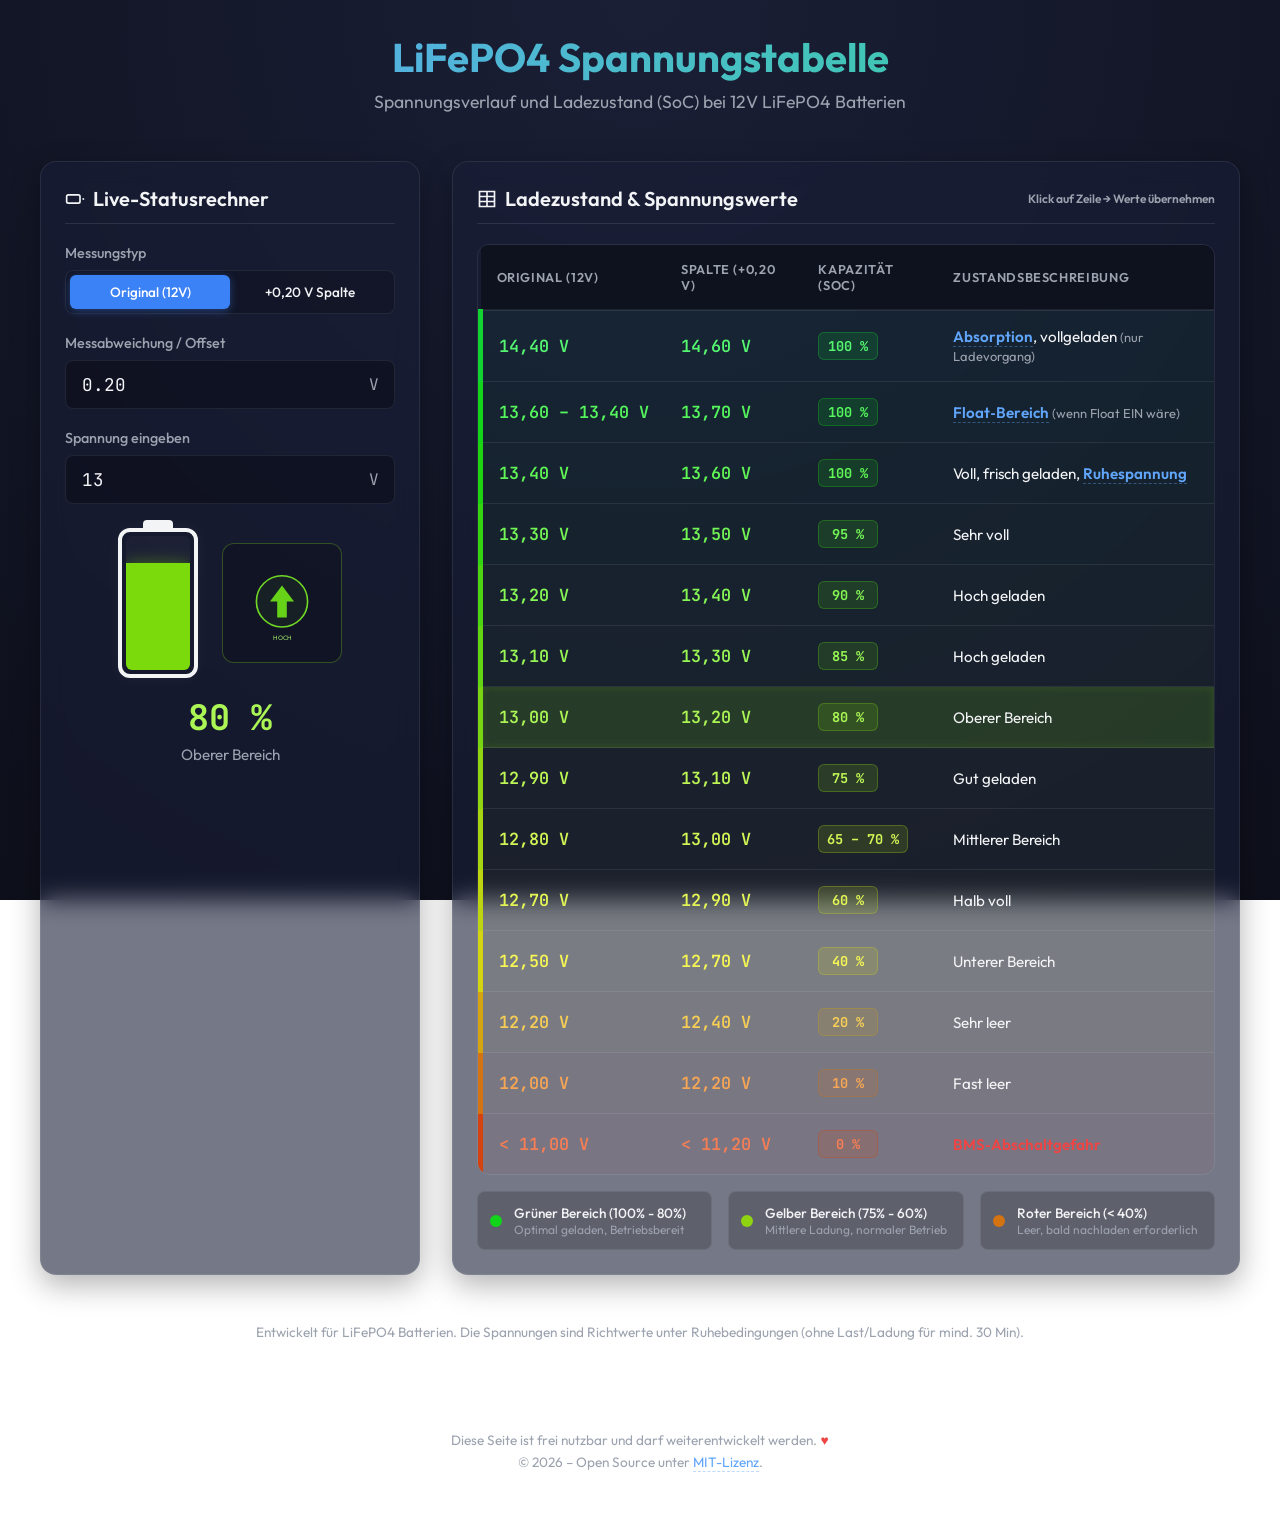
<file: batterietabelle.html>
<!DOCTYPE html>
<html lang="de">
<head>
    <meta charset="UTF-8">
    <meta name="viewport" content="width=device-width, initial-scale=1.0">
    <title>Lithium-Batterie Spannungstabelle (LiFePO4)</title>
    <meta name="description" content="Interaktive Spannungstabelle für 12V LiFePO4 Batterien mit Ladezustandsanzeige, Messabweichung und visueller Darstellung.">
    <link rel="manifest" href="./manifest.json">
    <link rel="apple-touch-icon" href="./icon.png">
    <meta name="theme-color" content="#1a1f36">
    <!-- Modern web fonts -->
    <link rel="preconnect" href="https://fonts.googleapis.com">
    <link rel="preconnect" href="https://fonts.gstatic.com" crossorigin>
    <link href="https://fonts.googleapis.com/css2?family=Outfit:wght@300;400;500;600;700&family=JetBrains+Mono:wght@400;500&display=swap" rel="stylesheet">
    <style>
        :root {
            --bg-gradient: radial-gradient(circle at 50% 0%, #1a1f36 0%, #0d0f1a 100%);
            --card-bg: rgba(25, 30, 56, 0.6);
            --card-border: rgba(255, 255, 255, 0.08);
            --text-primary: #f3f4f6;
            --text-secondary: #9ca3af;
            --font-main: 'Outfit', sans-serif;
            --font-mono: 'JetBrains Mono', monospace;
            
            /* Hue values for traffic light transition */
            --h-1: 130;
            --h-2: 123;
            --h-3: 116;
            --h-4: 109;
            --h-5: 102;
            --h-6: 95;
            --h-7: 88;
            --h-8: 81;
            --h-9: 74;
            --h-10: 67;
            --h-11: 60; /* Gelb bei 'Halb voll' */
            --h-12: 45;
            --h-13: 30;
            --h-14: 15;
            --h-15: 0;
        }

        * {
            box-sizing: border-box;
            margin: 0;
            padding: 0;
        }

        body {
            background: var(--bg-gradient);
            background-attachment: fixed;
            color: var(--text-primary);
            font-family: var(--font-main);
            min-height: 100vh;
            padding: 2rem 1rem;
            display: flex;
            flex-direction: column;
            align-items: center;
        }

        .container {
            max-width: 1200px;
            width: 100%;
            display: flex;
            flex-direction: column;
            gap: 2rem;
        }

        header {
            text-align: center;
            margin-bottom: 1rem;
            animation: fadeIn 0.8s ease-out;
        }

        h1 {
            font-size: 2.5rem;
            font-weight: 700;
            background: linear-gradient(to right, #60a5fa, #34d399);
            -webkit-background-clip: text;
            -webkit-text-fill-color: transparent;
            margin-bottom: 0.5rem;
        }

        header p {
            color: var(--text-secondary);
            font-size: 1.1rem;
        }

        /* Dashboard Layout Grid */
        .dashboard-grid {
            display: grid;
            grid-template-columns: 1fr;
            gap: 2rem;
        }

        @media (min-width: 1024px) {
            .dashboard-grid {
                grid-template-columns: 380px 1fr;
            }
        }

        /* Glassmorphism Card Style */
        .card {
            background: var(--card-bg);
            border: 1px solid var(--card-border);
            border-radius: 16px;
            backdrop-filter: blur(12px);
            -webkit-backdrop-filter: blur(12px);
            padding: 1.5rem;
            box-shadow: 0 10px 30px rgba(0, 0, 0, 0.3);
            animation: slideUp 0.6s ease-out;
        }

        .card-title {
            font-size: 1.25rem;
            font-weight: 600;
            margin-bottom: 1.25rem;
            display: flex;
            align-items: center;
            gap: 0.5rem;
            border-bottom: 1px solid rgba(255, 255, 255, 0.1);
            padding-bottom: 0.75rem;
        }

        /* Calculator Widgets */
        .calc-group {
            margin-bottom: 1.25rem;
        }

        .calc-label {
            display: block;
            font-size: 0.9rem;
            color: var(--text-secondary);
            margin-bottom: 0.5rem;
            font-weight: 500;
        }

        .input-wrapper {
            position: relative;
            display: flex;
            align-items: center;
        }

        .input-wrapper input {
            width: 100%;
            background: rgba(0, 0, 0, 0.3);
            border: 1px solid var(--card-border);
            border-radius: 8px;
            padding: 0.75rem 1rem;
            color: var(--text-primary);
            font-family: var(--font-mono);
            font-size: 1.1rem;
            transition: all 0.3s ease;
        }

        .input-wrapper input:focus {
            outline: none;
            border-color: #3b82f6;
            box-shadow: 0 0 10px rgba(59, 130, 246, 0.3);
        }

        .input-unit {
            position: absolute;
            right: 1rem;
            font-family: var(--font-mono);
            color: var(--text-secondary);
        }

        .radio-switch {
            display: flex;
            background: rgba(0, 0, 0, 0.2);
            border-radius: 8px;
            padding: 4px;
            border: 1px solid var(--card-border);
        }

        .radio-switch label {
            flex: 1;
            text-align: center;
            padding: 0.5rem;
            cursor: pointer;
            border-radius: 6px;
            font-size: 0.85rem;
            font-weight: 500;
            transition: all 0.2s ease;
        }

        .radio-switch input[type="radio"] {
            display: none;
        }

        .radio-switch input[type="radio"]:checked + label {
            background: #3b82f6;
            color: #fff;
            box-shadow: 0 2px 8px rgba(59, 130, 246, 0.4);
        }

        /* Battery Visualization */
        .battery-container {
            display: flex;
            flex-direction: column;
            align-items: center;
            margin: 1.5rem 0;
        }

        .battery-visual-row {
            display: flex;
            align-items: center;
            gap: 1.5rem;
        }

        .battery-outer {
            width: 80px;
            height: 150px;
            border: 4px solid var(--text-primary);
            border-radius: 12px;
            padding: 4px;
            position: relative;
            box-shadow: 0 0 15px rgba(255, 255, 255, 0.05);
            flex-shrink: 0;
        }

        .battery-outer::before {
            content: '';
            position: absolute;
            top: -12px;
            left: 50%;
            transform: translateX(-50%);
            width: 30px;
            height: 8px;
            background: var(--text-primary);
            border-top-left-radius: 4px;
            border-top-right-radius: 4px;
        }

        .battery-inner {
            width: 100%;
            height: 100%;
            border-radius: 6px;
            background: rgba(255, 255, 255, 0.03);
            display: flex;
            flex-direction: column;
            justify-content: flex-end;
            overflow: hidden;
        }

        .battery-level {
            width: 100%;
            height: 0%; /* Dynamic */
            background: #10b981; /* Dynamic color */
            transition: height 0.5s ease-out, background 0.5s ease;
            box-shadow: 0 0 12px rgba(16, 185, 129, 0.3);
        }

        /* State illustration area */
        .state-illustration {
            width: 120px;
            height: 120px;
            display: flex;
            align-items: center;
            justify-content: center;
            border-radius: 12px;
            background: rgba(0, 0, 0, 0.2);
            border: 1px solid var(--card-border);
            transition: all 0.5s ease;
            overflow: hidden;
            flex-shrink: 0;
        }

        .state-illustration svg {
            width: 80px;
            height: 80px;
            transition: all 0.4s ease;
        }

        .state-illustration .state-label {
            position: absolute;
            bottom: 4px;
            font-size: 0.65rem;
            color: var(--text-secondary);
            text-align: center;
        }

        .battery-stats {
            text-align: center;
            margin-top: 1rem;
        }

        .battery-pct {
            font-size: 2.2rem;
            font-weight: 700;
            font-family: var(--font-mono);
            color: var(--text-primary);
        }

        .battery-desc {
            font-size: 0.95rem;
            color: var(--text-secondary);
            margin-top: 0.25rem;
        }

        /* Saved indicator for offset */
        .saved-indicator {
            display: inline-block;
            font-size: 0.75rem;
            color: #34d399;
            opacity: 0;
            transition: opacity 0.3s ease;
            margin-left: 0.5rem;
        }

        .saved-indicator.show {
            opacity: 1;
        }

        /* Styled Table */
        .table-responsive {
            overflow-x: auto;
            border-radius: 12px;
            border: 1px solid var(--card-border);
        }

        table {
            width: 100%;
            border-collapse: collapse;
            text-align: left;
            font-size: 0.95rem;
        }

        th {
            background: rgba(13, 15, 26, 0.8);
            color: var(--text-secondary);
            font-weight: 600;
            text-transform: uppercase;
            font-size: 0.8rem;
            letter-spacing: 0.05em;
            padding: 1rem;
            border-bottom: 2px solid var(--card-border);
        }

        tr {
            border-bottom: 1px solid var(--card-border);
            transition: all 0.2s ease;
        }

        tr:last-child {
            border-bottom: none;
        }

        td {
            padding: 1rem;
            vertical-align: middle;
        }

        .col-voltage {
            font-family: var(--font-mono);
            font-weight: 600;
            font-size: 1.05rem;
            white-space: nowrap;
        }

        .col-pct {
            font-family: var(--font-mono);
            font-weight: 700;
            font-size: 1.05rem;
        }

        .badge-pct {
            display: inline-block;
            padding: 0.25rem 0.5rem;
            border-radius: 6px;
            font-size: 0.85rem;
            text-align: center;
            min-width: 60px;
        }

        /* Color classes for row transitions */
        .row-hl-1 { --hue: var(--h-1); }
        .row-hl-2 { --hue: var(--h-2); }
        .row-hl-3 { --hue: var(--h-3); }
        .row-hl-4 { --hue: var(--h-4); }
        .row-hl-5 { --hue: var(--h-5); }
        .row-hl-6 { --hue: var(--h-6); }
        .row-hl-7 { --hue: var(--h-7); }
        .row-hl-8 { --hue: var(--h-8); }
        .row-hl-9 { --hue: var(--h-9); }
        .row-hl-10 { --hue: var(--h-10); }
        .row-hl-11 { --hue: var(--h-11); }
        .row-hl-12 { --hue: var(--h-12); }
        .row-hl-13 { --hue: var(--h-13); }
        .row-hl-14 { --hue: var(--h-14); }
        .row-hl-15 { --hue: var(--h-15); }

        .battery-row {
            border-left: 5px solid transparent;
            background: hsla(var(--hue), 85%, 45%, 0.04);
            border-left-color: hsl(var(--hue), 85%, 45%);
            cursor: pointer;
            user-select: none;
        }

        .battery-row:hover {
            background: hsla(var(--hue), 85%, 45%, 0.12);
            transform: scale(1.005);
        }

        .battery-row.active-row {
            background: hsla(var(--hue), 85%, 45%, 0.18) !important;
            box-shadow: inset 0 0 10px hsla(var(--hue), 85%, 45%, 0.15);
            animation: pulse-border 1.5s infinite alternate;
        }

        .badge-pct {
            background: hsla(var(--hue), 85%, 45%, 0.15);
            color: hsl(var(--hue), 90%, 65%);
            border: 1px solid hsla(var(--hue), 85%, 45%, 0.3);
        }

        .col-voltage {
            color: hsl(var(--hue), 90%, 65%);
        }

        .desc-text {
            color: var(--text-primary);
        }

        .desc-highlight {
            font-weight: 600;
            color: #60a5fa;
            border-bottom: 1px dashed rgba(96, 165, 250, 0.4);
            cursor: help;
        }

        /* Help Legend Card */
        .legend-grid {
            display: grid;
            grid-template-columns: repeat(auto-fit, minmax(220px, 1fr));
            gap: 1rem;
            margin-top: 1rem;
        }

        .legend-item {
            background: rgba(0, 0, 0, 0.2);
            border: 1px solid var(--card-border);
            border-radius: 8px;
            padding: 0.75rem;
            display: flex;
            align-items: center;
            gap: 0.75rem;
        }

        .legend-dot {
            width: 12px;
            height: 12px;
            border-radius: 50%;
        }

        /* Copyright Footer */
        .copyright-footer {
            text-align: center;
            margin-top: 2rem;
            padding: 1.5rem;
            border-top: 1px solid var(--card-border);
            color: var(--text-secondary);
            font-size: 0.85rem;
            line-height: 1.6;
        }

        .copyright-footer a {
            color: #60a5fa;
            text-decoration: none;
            border-bottom: 1px dashed rgba(96, 165, 250, 0.4);
            transition: color 0.2s ease;
        }

        .copyright-footer a:hover {
            color: #93c5fd;
        }

        .copyright-footer .heart {
            color: #ef4444;
            display: inline-block;
            animation: heartbeat 1.5s ease infinite;
        }

        /* Info Footer */
        .info-footer {
            text-align: center;
            margin-top: 1rem;
            color: var(--text-secondary);
            font-size: 0.85rem;
        }

        /* Keyframes */
        @keyframes fadeIn {
            from { opacity: 0; }
            to { opacity: 1; }
        }

        @keyframes slideUp {
            from { opacity: 0; transform: translateY(20px); }
            to { opacity: 1; transform: translateY(0); }
        }

        @keyframes pulse-border {
            from { border-left-width: 5px; }
            to { border-left-width: 10px; }
        }

        @keyframes heartbeat {
            0%, 100% { transform: scale(1); }
            50% { transform: scale(1.2); }
        }

        /* Mobile adjustments */
        @media (max-width: 640px) {
            h1 { font-size: 1.8rem; }
            .battery-visual-row { flex-direction: column; gap: 1rem; }
            .state-illustration { width: 100px; height: 100px; }
            .state-illustration svg { width: 60px; height: 60px; }
            td { padding: 0.6rem; font-size: 0.85rem; }
            th { padding: 0.6rem; font-size: 0.7rem; }
        }
    </style>
</head>
<body>
    <div class="container">
        <header>
            <h1>LiFePO4 Spannungstabelle</h1>
            <p>Spannungsverlauf und Ladezustand (SoC) bei 12V LiFePO4 Batterien</p>
        </header>

        <div class="dashboard-grid">
            <!-- Left Panel: Interactive Calculator -->
            <div class="card">
                <div class="card-title">
                    <svg width="20" height="20" fill="none" stroke="currentColor" stroke-width="2" viewBox="0 0 24 24">
                        <rect x="2" y="7" width="16" height="10" rx="2" ry="2"></rect>
                        <line x1="22" y1="11" x2="22" y2="13"></line>
                    </svg>
                    Live-Statusrechner
                </div>
                
                <div class="calc-group">
                    <span class="calc-label">Messungstyp</span>
                    <div class="radio-switch">
                        <input type="radio" id="type-orig" name="valtype" value="orig" checked>
                        <label for="type-orig">Original (12V)</label>
                        <input type="radio" id="type-plus" name="valtype" value="plus">
                        <label for="type-plus" id="type-plus-label">+0,2 V Spalte</label>
                    </div>
                </div>

                <div class="calc-group">
                    <span class="calc-label">
                        Messabweichung / Offset
                        <span id="saved-indicator" class="saved-indicator">✓ gespeichert</span>
                    </span>
                    <div class="input-wrapper">
                        <input type="number" id="offset-input" step="0.01" min="-2" max="2" value="0.20">
                        <span class="input-unit">V</span>
                    </div>
                </div>

                <div class="calc-group">
                    <span class="calc-label">Spannung eingeben</span>
                    <div class="input-wrapper">
                        <input type="number" id="volt-input" step="0.01" min="9" max="16" placeholder="z.B. 12.85">
                        <span class="input-unit">V</span>
                    </div>
                </div>

                <div class="battery-container">
                    <div class="battery-visual-row">
                        <div class="battery-outer">
                            <div class="battery-inner">
                                <div id="bat-level" class="battery-level"></div>
                            </div>
                        </div>
                        <div id="state-illust" class="state-illustration">
                            <!-- Dynamic SVG illustration inserted here -->
                        </div>
                    </div>
                    <div class="battery-stats">
                        <div id="bat-pct" class="battery-pct">-- %</div>
                        <div id="bat-status" class="battery-desc">Spannung eingeben</div>
                    </div>
                </div>
            </div>

            <!-- Right Panel: The Table -->
            <div class="card">
                <div class="card-title">
                    <svg width="20" height="20" fill="none" stroke="currentColor" stroke-width="2" viewBox="0 0 24 24">
                        <path d="M3 3h18v18H3z"></path>
                        <path d="M21 9H3M21 15H3M12 3v18"></path>
                    </svg>
                    Ladezustand &amp; Spannungswerte
                    <span style="font-size: 0.75rem; color: var(--text-secondary); margin-left: auto;">Klick auf Zeile → Werte übernehmen</span>
                </div>

                <div class="table-responsive">
                    <table id="voltage-table">
                        <thead>
                            <tr>
                                <th>Original (12V)</th>
                                <th id="th-offset">Spalte (+0,20 V)</th>
                                <th>Kapazität (SoC)</th>
                                <th>Zustandsbeschreibung</th>
                            </tr>
                        </thead>
                        <tbody>
                            <!-- Row 1 -->
                            <tr class="battery-row row-hl-1" data-v-orig="14.4" data-v-plus="14.6" data-pct="100" data-desc="Absorption, vollgeladen (nur während des Ladens)">
                                <td class="col-voltage">14,40 V</td>
                                <td class="col-voltage">14,60 V</td>
                                <td class="col-pct"><span class="badge-pct">100 %</span></td>
                                <td class="desc-text"><span class="desc-highlight" title="Ladeendphase bei erhöhter Spannung">Absorption</span>, vollgeladen <span style="font-size:0.85em; color:var(--text-secondary);">(nur Ladevorgang)</span></td>
                            </tr>
                            <!-- Row 2 -->
                            <tr class="battery-row row-hl-2" data-v-orig="13.5" data-v-plus="13.7" data-pct="100" data-desc="Float‑Bereich (Erhaltungsladung)">
                                <td class="col-voltage">13,60 – 13,40 V</td>
                                <td class="col-voltage">13,80 – 13,60 V</td>
                                <td class="col-pct"><span class="badge-pct">100 %</span></td>
                                <td class="desc-text"><span class="desc-highlight" title="Spannung zur Erhaltungsladung">Float‑Bereich</span> <span style="font-size:0.85em; color:var(--text-secondary);">(wenn Float EIN wäre)</span></td>
                            </tr>
                            <!-- Row 3 -->
                            <tr class="battery-row row-hl-3" data-v-orig="13.4" data-v-plus="13.6" data-pct="100" data-desc="Voll, frisch geladen, Ruhespannung">
                                <td class="col-voltage">13,40 V</td>
                                <td class="col-voltage">13,60 V</td>
                                <td class="col-pct"><span class="badge-pct">100 %</span></td>
                                <td class="desc-text">Voll, frisch geladen, <span class="desc-highlight" title="Stabilisierte Spannung nach Ladeende ohne Last/Ladung">Ruhespannung</span></td>
                            </tr>
                            <!-- Row 4 -->
                            <tr class="battery-row row-hl-4" data-v-orig="13.3" data-v-plus="13.5" data-pct="95" data-desc="Sehr voll">
                                <td class="col-voltage">13,30 V</td>
                                <td class="col-voltage">13,50 V</td>
                                <td class="col-pct"><span class="badge-pct">95 %</span></td>
                                <td class="desc-text">Sehr voll</td>
                            </tr>
                            <!-- Row 5 -->
                            <tr class="battery-row row-hl-5" data-v-orig="13.2" data-v-plus="13.4" data-pct="90" data-desc="Hoch geladen">
                                <td class="col-voltage">13,20 V</td>
                                <td class="col-voltage">13,40 V</td>
                                <td class="col-pct"><span class="badge-pct">90 %</span></td>
                                <td class="desc-text">Hoch geladen</td>
                            </tr>
                            <!-- Row 6 -->
                            <tr class="battery-row row-hl-6" data-v-orig="13.1" data-v-plus="13.3" data-pct="85" data-desc="Hoch geladen">
                                <td class="col-voltage">13,10 V</td>
                                <td class="col-voltage">13,30 V</td>
                                <td class="col-pct"><span class="badge-pct">85 %</span></td>
                                <td class="desc-text">Hoch geladen</td>
                            </tr>
                            <!-- Row 7 -->
                            <tr class="battery-row row-hl-7" data-v-orig="13.0" data-v-plus="13.2" data-pct="80" data-desc="Oberer Bereich">
                                <td class="col-voltage">13,00 V</td>
                                <td class="col-voltage">13,20 V</td>
                                <td class="col-pct"><span class="badge-pct">80 %</span></td>
                                <td class="desc-text">Oberer Bereich</td>
                            </tr>
                            <!-- Row 8 -->
                            <tr class="battery-row row-hl-8" data-v-orig="12.9" data-v-plus="13.1" data-pct="75" data-desc="Gut geladen">
                                <td class="col-voltage">12,90 V</td>
                                <td class="col-voltage">13,10 V</td>
                                <td class="col-pct"><span class="badge-pct">75 %</span></td>
                                <td class="desc-text">Gut geladen</td>
                            </tr>

                            <!-- Row 9 -->
                            <tr class="battery-row row-hl-9" data-v-orig="12.8" data-v-plus="13.0" data-pct="67.5" data-desc="Mittlerer Bereich (65-70%)">
                                <td class="col-voltage">12,80 V</td>
                                <td class="col-voltage">13,00 V</td>
                                <td class="col-pct"><span class="badge-pct">65 – 70 %</span></td>
                                <td class="desc-text">Mittlerer Bereich</td>
                            </tr>
                            <!-- Row 10 -->
                            <tr class="battery-row row-hl-10" data-v-orig="12.7" data-v-plus="12.9" data-pct="60" data-desc="Halb voll">
                                <td class="col-voltage">12,70 V</td>
                                <td class="col-voltage">12,90 V</td>
                                <td class="col-pct"><span class="badge-pct">60 %</span></td>
                                <td class="desc-text">Halb voll</td>
                            </tr>
                            <!-- Row 11 -->
                            <tr class="battery-row row-hl-11" data-v-orig="12.5" data-v-plus="12.7" data-pct="40" data-desc="Unterer Bereich">
                                <td class="col-voltage">12,50 V</td>
                                <td class="col-voltage">12,70 V</td>
                                <td class="col-pct"><span class="badge-pct">40 %</span></td>
                                <td class="desc-text">Unterer Bereich</td>
                            </tr>
                            <!-- Row 12 -->
                            <tr class="battery-row row-hl-12" data-v-orig="12.2" data-v-plus="12.4" data-pct="20" data-desc="Sehr leer">
                                <td class="col-voltage">12,20 V</td>
                                <td class="col-voltage">12,40 V</td>
                                <td class="col-pct"><span class="badge-pct">20 %</span></td>
                                <td class="desc-text">Sehr leer</td>
                            </tr>
                            <!-- Row 13 -->
                            <tr class="battery-row row-hl-13" data-v-orig="12.0" data-v-plus="12.2" data-pct="10" data-desc="Fast leer">
                                <td class="col-voltage">12,00 V</td>
                                <td class="col-voltage">12,20 V</td>
                                <td class="col-pct"><span class="badge-pct">10 %</span></td>
                                <td class="desc-text">Fast leer</td>
                            </tr>
                            <!-- Row 14 -->
                            <tr class="battery-row row-hl-14" data-v-orig="11.0" data-v-plus="11.2" data-pct="0" data-desc="BMS-Abschaltgefahr (<11.0V)">
                                <td class="col-voltage">&lt; 11,00 V</td>
                                <td class="col-voltage">&lt; 11,20 V</td>
                                <td class="col-pct"><span class="badge-pct">0 %</span></td>
                                <td class="desc-text" style="color: #ef4444; font-weight: 600;">BMS‑Abschaltgefahr</td>
                            </tr>
                        </tbody>
                    </table>
                </div>

                <div class="legend-grid">
                    <div class="legend-item">
                        <div class="legend-dot" style="background: hsl(var(--h-2), 85%, 45%);"></div>
                        <div>
                            <div style="font-size: 0.85rem; font-weight: 500;">Grüner Bereich (100% - 80%)</div>
                            <div style="font-size: 0.75rem; color: var(--text-secondary);">Optimal geladen, Betriebsbereit</div>
                        </div>
                    </div>
                    <div class="legend-item">
                        <div class="legend-dot" style="background: hsl(var(--h-8), 85%, 45%);"></div>
                        <div>
                            <div style="font-size: 0.85rem; font-weight: 500;">Gelber Bereich (75% - 60%)</div>
                            <div style="font-size: 0.75rem; color: var(--text-secondary);">Mittlere Ladung, normaler Betrieb</div>
                        </div>
                    </div>
                    <div class="legend-item">
                        <div class="legend-dot" style="background: hsl(var(--h-13), 85%, 45%);"></div>
                        <div>
                            <div style="font-size: 0.85rem; font-weight: 500;">Roter Bereich (&lt; 40%)</div>
                            <div style="font-size: 0.75rem; color: var(--text-secondary);">Leer, bald nachladen erforderlich</div>
                        </div>
                    </div>
                </div>
            </div>
        </div>
        
        <footer class="info-footer">
            Entwickelt für LiFePO4 Batterien. Die Spannungen sind Richtwerte unter Ruhebedingungen (ohne Last/Ladung für mind. 30 Min).
        </footer>

        <div class="copyright-footer">
            Diese Seite ist frei nutzbar und darf weiterentwickelt werden. <span class="heart">♥</span><br>
            © 2026 – Open Source unter <a href="https://opensource.org/licenses/MIT" target="_blank" rel="noopener">MIT-Lizenz</a>.
        </div>
    </div>

    <script>
        const voltInput = document.getElementById('volt-input');
        const offsetInput = document.getElementById('offset-input');
        const batLevel = document.getElementById('bat-level');
        const batPct = document.getElementById('bat-pct');
        const batStatus = document.getElementById('bat-status');
        const tableRows = document.querySelectorAll('.battery-row');
        const typeRadios = document.getElementsByName('valtype');
        const thOffset = document.getElementById('th-offset');
        const typePlusLabel = document.getElementById('type-plus-label');
        const savedIndicator = document.getElementById('saved-indicator');
        const stateIllust = document.getElementById('state-illust');

        // ── SVG illustrations for each battery state ──
        // Each illustration represents the visual "mood" of the charge level.
        const stateIllustrations = {
            // Charging / Absorption (lightning bolt)
            charging: `<svg viewBox="0 0 100 100" fill="none" xmlns="http://www.w3.org/2000/svg">
                <circle cx="50" cy="50" r="42" stroke="hsl(130,80%,50%)" stroke-width="3" fill="hsla(130,80%,50%,0.08)">
                    <animate attributeName="r" values="40;44;40" dur="2s" repeatCount="indefinite"/>
                </circle>
                <path d="M55 20 L40 50 H52 L45 80 L65 45 H52 Z" fill="hsl(50,95%,55%)" stroke="hsl(45,95%,40%)" stroke-width="1.5">
                    <animate attributeName="opacity" values="0.7;1;0.7" dur="1s" repeatCount="indefinite"/>
                </path>
                <text x="50" y="96" text-anchor="middle" fill="hsl(130,70%,65%)" font-size="8" font-family="Outfit">LADEN</text>
            </svg>`,
            // Float charge (wave)
            float: `<svg viewBox="0 0 100 100" fill="none" xmlns="http://www.w3.org/2000/svg">
                <circle cx="50" cy="50" r="42" stroke="hsl(123,80%,50%)" stroke-width="3" fill="hsla(123,80%,50%,0.08)"/>
                <path d="M20 50 Q30 38 40 50 Q50 62 60 50 Q70 38 80 50" stroke="hsl(123,80%,55%)" stroke-width="3" fill="none" stroke-linecap="round">
                    <animate attributeName="d" values="M20 50 Q30 38 40 50 Q50 62 60 50 Q70 38 80 50;M20 50 Q30 62 40 50 Q50 38 60 50 Q70 62 80 50;M20 50 Q30 38 40 50 Q50 62 60 50 Q70 38 80 50" dur="3s" repeatCount="indefinite"/>
                </path>
                <text x="50" y="96" text-anchor="middle" fill="hsl(123,70%,65%)" font-size="8" font-family="Outfit">FLOAT</text>
            </svg>`,
            // Full / resting (sun/star)
            full: `<svg viewBox="0 0 100 100" fill="none" xmlns="http://www.w3.org/2000/svg">
                <circle cx="50" cy="48" r="18" fill="hsl(116,80%,50%)" opacity="0.9">
                    <animate attributeName="r" values="17;20;17" dur="3s" repeatCount="indefinite"/>
                </circle>
                <circle cx="50" cy="48" r="28" stroke="hsl(116,80%,50%)" stroke-width="1" fill="none" opacity="0.3">
                    <animate attributeName="r" values="26;32;26" dur="3s" repeatCount="indefinite"/>
                    <animate attributeName="opacity" values="0.3;0.1;0.3" dur="3s" repeatCount="indefinite"/>
                </circle>
                <line x1="50" y1="18" x2="50" y2="10" stroke="hsl(116,80%,55%)" stroke-width="2" stroke-linecap="round"/>
                <line x1="50" y1="78" x2="50" y2="86" stroke="hsl(116,80%,55%)" stroke-width="2" stroke-linecap="round"/>
                <line x1="20" y1="48" x2="12" y2="48" stroke="hsl(116,80%,55%)" stroke-width="2" stroke-linecap="round"/>
                <line x1="80" y1="48" x2="88" y2="48" stroke="hsl(116,80%,55%)" stroke-width="2" stroke-linecap="round"/>
                <line x1="28" y1="26" x2="22" y2="20" stroke="hsl(116,80%,55%)" stroke-width="2" stroke-linecap="round"/>
                <line x1="72" y1="26" x2="78" y2="20" stroke="hsl(116,80%,55%)" stroke-width="2" stroke-linecap="round"/>
                <line x1="28" y1="70" x2="22" y2="76" stroke="hsl(116,80%,55%)" stroke-width="2" stroke-linecap="round"/>
                <line x1="72" y1="70" x2="78" y2="76" stroke="hsl(116,80%,55%)" stroke-width="2" stroke-linecap="round"/>
                <text x="50" y="96" text-anchor="middle" fill="hsl(116,70%,65%)" font-size="8" font-family="Outfit">VOLL</text>
            </svg>`,
            // Very high (95%) - filled battery icon
            veryHigh: `<svg viewBox="0 0 100 100" fill="none" xmlns="http://www.w3.org/2000/svg">
                <rect x="30" y="8" width="40" height="6" rx="2" fill="hsl(109,70%,55%)"/>
                <rect x="24" y="14" width="52" height="72" rx="6" stroke="hsl(109,70%,55%)" stroke-width="3" fill="hsla(109,70%,55%,0.05)"/>
                <rect x="29" y="20" width="42" height="61" rx="3" fill="hsla(109,80%,50%,0.25)">
                    <animate attributeName="opacity" values="0.2;0.35;0.2" dur="3s" repeatCount="indefinite"/>
                </rect>
                <text x="50" y="55" text-anchor="middle" fill="hsl(109,90%,65%)" font-size="18" font-weight="bold" font-family="JetBrains Mono">95</text>
                <text x="50" y="96" text-anchor="middle" fill="hsl(109,70%,65%)" font-size="8" font-family="Outfit">SEHR VOLL</text>
            </svg>`,
            // High charge (90-80%) - upward arrow
            high: `<svg viewBox="0 0 100 100" fill="none" xmlns="http://www.w3.org/2000/svg">
                <circle cx="50" cy="48" r="32" stroke="hsl(95,70%,50%)" stroke-width="2" fill="hsla(95,70%,50%,0.06)"/>
                <path d="M50 28 L35 48 H44 V68 H56 V48 H65 Z" fill="hsl(95,80%,50%)" opacity="0.8">
                    <animate attributeName="opacity" values="0.6;1;0.6" dur="2.5s" repeatCount="indefinite"/>
                </path>
                <text x="50" y="96" text-anchor="middle" fill="hsl(95,70%,65%)" font-size="8" font-family="Outfit">HOCH</text>
            </svg>`,
            // Good charge (75%) - thumbs up / check
            good: `<svg viewBox="0 0 100 100" fill="none" xmlns="http://www.w3.org/2000/svg">
                <circle cx="50" cy="48" r="32" stroke="hsl(81,70%,50%)" stroke-width="2" fill="hsla(81,70%,50%,0.06)"/>
                <path d="M30 50 L44 64 L72 32" stroke="hsl(81,85%,55%)" stroke-width="5" stroke-linecap="round" stroke-linejoin="round" fill="none">
                    <animate attributeName="stroke-dashoffset" values="60;0" dur="1.5s" fill="freeze"/>
                    <animate attributeName="stroke-dasharray" values="60" dur="0.01s" fill="freeze"/>
                </path>
                <text x="50" y="96" text-anchor="middle" fill="hsl(81,70%,65%)" font-size="8" font-family="Outfit">GUT</text>
            </svg>`,
            // Medium (65-70%) - gauge/meter
            medium: `<svg viewBox="0 0 100 100" fill="none" xmlns="http://www.w3.org/2000/svg">
                <path d="M20 65 A35 35 0 0 1 80 65" stroke="hsla(67,50%,50%,0.2)" stroke-width="6" fill="none" stroke-linecap="round"/>
                <path d="M20 65 A35 35 0 0 1 62 33" stroke="hsl(67,80%,50%)" stroke-width="6" fill="none" stroke-linecap="round">
                    <animate attributeName="d" values="M20 65 A35 35 0 0 1 62 33;M20 65 A35 35 0 0 1 65 36;M20 65 A35 35 0 0 1 62 33" dur="4s" repeatCount="indefinite"/>
                </path>
                <circle cx="50" cy="62" r="5" fill="hsl(67,80%,55%)"/>
                <line x1="50" y1="62" x2="58" y2="40" stroke="hsl(67,80%,55%)" stroke-width="2.5" stroke-linecap="round">
                    <animateTransform attributeName="transform" type="rotate" values="-5 50 62;5 50 62;-5 50 62" dur="4s" repeatCount="indefinite"/>
                </line>
                <text x="50" y="96" text-anchor="middle" fill="hsl(67,70%,65%)" font-size="8" font-family="Outfit">MITTEL</text>
            </svg>`,
            // Half (60%) - half-moon
            half: `<svg viewBox="0 0 100 100" fill="none" xmlns="http://www.w3.org/2000/svg">
                <circle cx="50" cy="48" r="30" stroke="hsl(60,70%,50%)" stroke-width="2" fill="hsla(60,70%,50%,0.05)"/>
                <path d="M50 18 A30 30 0 0 1 50 78 A15 30 0 0 0 50 18" fill="hsl(60,75%,50%)" opacity="0.6">
                    <animate attributeName="opacity" values="0.4;0.7;0.4" dur="3s" repeatCount="indefinite"/>
                </path>
                <text x="50" y="96" text-anchor="middle" fill="hsl(60,70%,65%)" font-size="8" font-family="Outfit">HALB</text>
            </svg>`,
            // Low (40%) - downward trend
            low: `<svg viewBox="0 0 100 100" fill="none" xmlns="http://www.w3.org/2000/svg">
                <circle cx="50" cy="48" r="32" stroke="hsl(45,70%,50%)" stroke-width="2" fill="hsla(45,70%,50%,0.06)"/>
                <path d="M25 32 L42 42 L55 36 L75 60" stroke="hsl(45,85%,50%)" stroke-width="3" fill="none" stroke-linecap="round" stroke-linejoin="round"/>
                <path d="M65 60 L75 60 L75 50" stroke="hsl(45,85%,50%)" stroke-width="3" fill="none" stroke-linecap="round" stroke-linejoin="round"/>
                <text x="50" y="96" text-anchor="middle" fill="hsl(45,70%,65%)" font-size="8" font-family="Outfit">NIEDRIG</text>
            </svg>`,
            // Very low (20%) - exclamation mark
            veryLow: `<svg viewBox="0 0 100 100" fill="none" xmlns="http://www.w3.org/2000/svg">
                <polygon points="50,12 86,78 14,78" stroke="hsl(30,85%,50%)" stroke-width="3" fill="hsla(30,85%,50%,0.08)" stroke-linejoin="round">
                    <animate attributeName="stroke-opacity" values="0.6;1;0.6" dur="2s" repeatCount="indefinite"/>
                </polygon>
                <line x1="50" y1="36" x2="50" y2="56" stroke="hsl(30,90%,55%)" stroke-width="4" stroke-linecap="round"/>
                <circle cx="50" cy="66" r="3" fill="hsl(30,90%,55%)"/>
                <text x="50" y="96" text-anchor="middle" fill="hsl(30,70%,65%)" font-size="8" font-family="Outfit">SEHR LEER</text>
            </svg>`,
            // Almost empty (10%) - alarm bell
            almostEmpty: `<svg viewBox="0 0 100 100" fill="none" xmlns="http://www.w3.org/2000/svg">
                <g>
                    <animateTransform attributeName="transform" type="rotate" values="-3 50 25;3 50 25;-3 50 25" dur="0.5s" repeatCount="indefinite"/>
                    <path d="M50 18 C50 18 30 22 28 48 C26 62 26 66 20 68 L80 68 C74 66 74 62 72 48 C70 22 50 18 50 18Z" stroke="hsl(15,85%,50%)" stroke-width="2.5" fill="hsla(15,85%,50%,0.1)"/>
                    <line x1="50" y1="10" x2="50" y2="18" stroke="hsl(15,85%,55%)" stroke-width="2.5" stroke-linecap="round"/>
                    <path d="M42 68 Q42 78 50 78 Q58 78 58 68" stroke="hsl(15,85%,55%)" stroke-width="2.5" fill="none"/>
                </g>
                <text x="50" y="96" text-anchor="middle" fill="hsl(15,70%,65%)" font-size="8" font-family="Outfit">FAST LEER</text>
            </svg>`,
            // BMS danger (0%) - skull / X
            danger: `<svg viewBox="0 0 100 100" fill="none" xmlns="http://www.w3.org/2000/svg">
                <circle cx="50" cy="48" r="32" stroke="hsl(0,85%,50%)" stroke-width="3" fill="hsla(0,85%,50%,0.08)">
                    <animate attributeName="stroke-opacity" values="0.5;1;0.5" dur="1s" repeatCount="indefinite"/>
                </circle>
                <line x1="35" y1="33" x2="65" y2="63" stroke="hsl(0,90%,55%)" stroke-width="5" stroke-linecap="round">
                    <animate attributeName="opacity" values="0.6;1;0.6" dur="1s" repeatCount="indefinite"/>
                </line>
                <line x1="65" y1="33" x2="35" y2="63" stroke="hsl(0,90%,55%)" stroke-width="5" stroke-linecap="round">
                    <animate attributeName="opacity" values="0.6;1;0.6" dur="1s" repeatCount="indefinite"/>
                </line>
                <text x="50" y="96" text-anchor="middle" fill="hsl(0,70%,65%)" font-size="7" font-family="Outfit">BMS GEFAHR</text>
            </svg>`,
            // Default / no selection
            idle: `<svg viewBox="0 0 100 100" fill="none" xmlns="http://www.w3.org/2000/svg">
                <circle cx="50" cy="48" r="32" stroke="hsla(220,20%,60%,0.3)" stroke-width="2" stroke-dasharray="6 4" fill="none">
                    <animateTransform attributeName="transform" type="rotate" values="0 50 48;360 50 48" dur="20s" repeatCount="indefinite"/>
                </circle>
                <text x="50" y="44" text-anchor="middle" fill="hsla(220,20%,60%,0.5)" font-size="28">?</text>
                <text x="50" y="96" text-anchor="middle" fill="hsla(220,20%,60%,0.4)" font-size="7" font-family="Outfit">EINGABE</text>
            </svg>`
        };

        // Map each data index to an illustration key
        const illustrationMap = [
            'charging',    // 0 - 14.4V Absorption
            'float',       // 1 - 13.5V Float
            'full',        // 2 - 13.4V Voll
            'veryHigh',    // 3 - 13.3V 95%
            'high',        // 4 - 13.2V 90%
            'high',        // 5 - 13.1V 85%
            'high',        // 6 - 13.0V 80%
            'good',        // 7 - 12.9V 75%
            'medium',      // 8 - 12.8V 65-70%
            'half',        // 9 - 12.7V 60%
            'low',         // 10 - 12.5V 40%
            'veryLow',     // 11 - 12.2V 20%
            'almostEmpty', // 12 - 12.0V 10%
            'danger'       // 13 - <11.0V 0%
        ];

        // Base voltage data (Original 12V Spalte)
        const data = [
            { vOrig: 14.4, pct: 100, hue: varHue('h-1'),  desc: "Absorption, vollgeladen (Ladevorgang)" },
            { vOrig: 13.5, pct: 100, hue: varHue('h-2'),  desc: "Float-Bereich (Erhaltung)" },
            { vOrig: 13.4, pct: 100, hue: varHue('h-3'),  desc: "Voll, frisch geladen, Ruhespannung" },
            { vOrig: 13.3, pct: 95,  hue: varHue('h-4'),  desc: "Sehr voll" },
            { vOrig: 13.2, pct: 90,  hue: varHue('h-5'),  desc: "Hoch geladen" },
            { vOrig: 13.1, pct: 85,  hue: varHue('h-6'),  desc: "Hoch geladen" },
            { vOrig: 13.0, pct: 80,  hue: varHue('h-7'),  desc: "Oberer Bereich" },
            { vOrig: 12.9, pct: 75,  hue: varHue('h-8'),  desc: "Gut geladen" },

            { vOrig: 12.8, pct: 67.5, hue: varHue('h-10'), desc: "Mittlerer Bereich" },
            { vOrig: 12.7, pct: 60,  hue: varHue('h-11'), desc: "Halb voll" },
            { vOrig: 12.5, pct: 40,  hue: varHue('h-12'), desc: "Unterer Bereich" },
            { vOrig: 12.2, pct: 20,  hue: varHue('h-13'), desc: "Sehr leer" },
            { vOrig: 12.0, pct: 10,  hue: varHue('h-14'), desc: "Fast leer" },
            { vOrig: 11.0, pct: 0,   hue: varHue('h-15'), desc: "BMS-Abschaltgefahr" }
        ];

        function varHue(name) {
            return parseInt(getComputedStyle(document.documentElement).getPropertyValue('--' + name).trim());
        }

        function getOffset() {
            const v = parseFloat(offsetInput.value);
            return isNaN(v) ? 0.2 : v;
        }

        function getSelectedType() {
            for (let radio of typeRadios) {
                if (radio.checked) return radio.value;
            }
            return 'orig';
        }

        function formatOffset(offset) {
            const sign = offset >= 0 ? '+' : '';
            return sign + offset.toFixed(2).replace('.', ',') + ' V';
        }

        // ── localStorage persistence for offset ──
        function saveOffset(offset) {
            try {
                localStorage.setItem('batterie-offset', offset.toString());
                // Show saved indicator
                savedIndicator.classList.add('show');
                clearTimeout(saveOffset._timer);
                saveOffset._timer = setTimeout(() => {
                    savedIndicator.classList.remove('show');
                }, 2000);
            } catch (e) {
                // localStorage may not be available (e.g. private browsing)
            }
        }

        function loadOffset() {
            try {
                const stored = localStorage.getItem('batterie-offset');
                if (stored !== null) {
                    const val = parseFloat(stored);
                    if (!isNaN(val) && val >= -2 && val <= 2) {
                        return val;
                    }
                }
            } catch (e) {
                // localStorage not available
            }
            return null;
        }

        function updateOffsetUI() {
            const offset = getOffset();
            const label = formatOffset(offset);
            thOffset.textContent = `Spalte (${label})`;
            typePlusLabel.textContent = `${label} Spalte`;

            // Update all plus-column cells in the table
            tableRows.forEach((row, idx) => {
                const vOrig = data[idx].vOrig;
                const vPlus = +(vOrig + offset).toFixed(2);
                const plusCell = row.querySelectorAll('td.col-voltage')[1];
                if (plusCell) {
                    const formatted = vPlus.toFixed(2).replace('.', ',') + ' V';
                    // Keep < prefix for last row
                    if (idx === data.length - 1) {
                        plusCell.textContent = '< ' + (+(data[idx].vOrig + offset).toFixed(2)).toFixed(2).replace('.', ',') + ' V';
                    } else {
                        plusCell.textContent = formatted;
                    }
                }
                // Update data-v-plus attribute
                row.setAttribute('data-v-plus', vPlus);
            });
        }

        function updateIllustration(index) {
            if (index === null || index === undefined || index < 0) {
                stateIllust.innerHTML = stateIllustrations.idle;
                stateIllust.style.borderColor = 'var(--card-border)';
                return;
            }
            const key = illustrationMap[index] || 'idle';
            stateIllust.innerHTML = stateIllustrations[key];
            const hue = data[index].hue;
            stateIllust.style.borderColor = `hsla(${hue}, 70%, 50%, 0.3)`;
            stateIllust.style.background = `rgba(0, 0, 0, 0.2)`;
        }

        function updateStatus() {
            const val = parseFloat(voltInput.value);
            const offset = getOffset();
            const isPlus = getSelectedType() === 'plus';

            if (isNaN(val)) {
                batLevel.style.height = '0%';
                batPct.textContent = '-- %';
                batStatus.textContent = 'Spannung eingeben';
                tableRows.forEach(r => r.classList.remove('active-row'));
                updateIllustration(null);
                return;
            }

            // Find closest item
            let closestIndex = 0;
            let minDiff = Infinity;

            data.forEach((item, idx) => {
                const itemVal = isPlus ? +(item.vOrig + offset).toFixed(4) : item.vOrig;
                const diff = Math.abs(val - itemVal);
                if (diff < minDiff) {
                    minDiff = diff;
                    closestIndex = idx;
                }
            });

            const target = data[closestIndex];
            const displayPct = Math.round(target.pct);

            // Highlight selected row in table
            tableRows.forEach((row, idx) => {
                if (idx === closestIndex) {
                    row.classList.add('active-row');
                    row.scrollIntoView({ behavior: 'smooth', block: 'nearest' });
                } else {
                    row.classList.remove('active-row');
                }
            });

            // Update battery visual level and color
            batLevel.style.height = displayPct + '%';
            batLevel.style.background = `hsl(${target.hue}, 90%, 45%)`;
            batLevel.style.boxShadow = `0 0 15px hsl(${target.hue}, 90%, 45%, 0.4)`;

            // Text updating
            batPct.textContent = displayPct + ' %';
            batPct.style.color = `hsl(${target.hue}, 90%, 65%)`;
            batStatus.textContent = target.desc;

            // Update illustration
            updateIllustration(closestIndex);
        }

        // ── Row click handler: click a row → set voltage/offset values ──
        tableRows.forEach((row, idx) => {
            row.addEventListener('click', () => {
                const offset = getOffset();
                const isPlus = getSelectedType() === 'plus';
                const voltage = isPlus
                    ? +(data[idx].vOrig + offset).toFixed(2)
                    : data[idx].vOrig;

                voltInput.value = voltage;
                updateStatus();
            });
        });

        // Event listeners
        voltInput.addEventListener('input', updateStatus);
        typeRadios.forEach(radio => radio.addEventListener('change', updateStatus));
        offsetInput.addEventListener('input', () => {
            const offset = getOffset();
            saveOffset(offset);
            updateOffsetUI();
            updateStatus();
        });

        // ── Initialization ──
        // Load saved offset from localStorage
        const savedOffset = loadOffset();
        if (savedOffset !== null) {
            offsetInput.value = savedOffset.toFixed(2);
        }

        // Standardwert: 13 V
        voltInput.value = "13";
        updateOffsetUI();
        updateStatus();
    </script>
    <script>
        if ('serviceWorker' in navigator) {
            window.addEventListener('load', () => {
                navigator.serviceWorker.register('./sw.js')
                    .then(reg => console.log('Service Worker registered successfully!', reg))
                    .catch(err => console.log('Service Worker registration failed:', err));
            });
        }
    </script>
</body>
</html>
</file>
